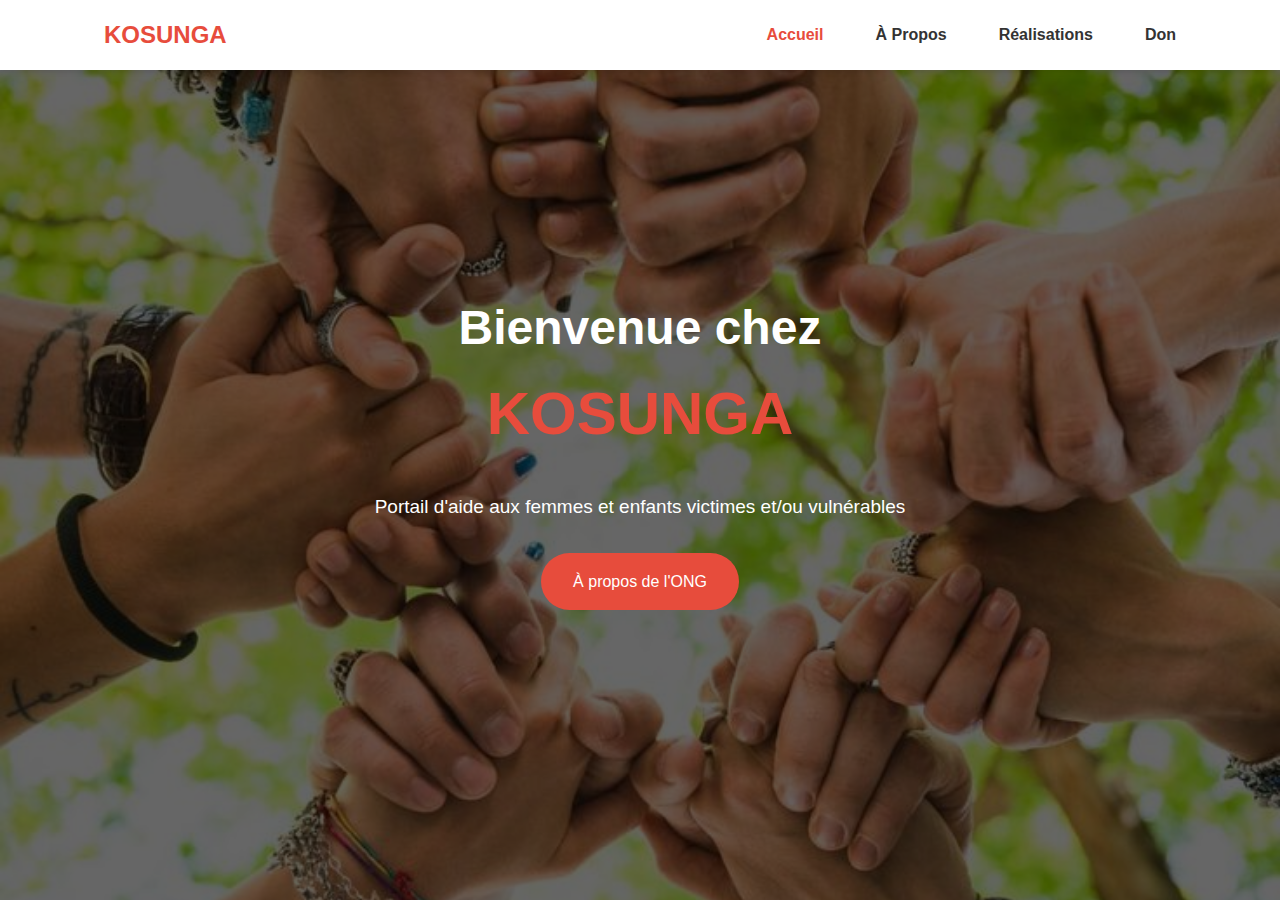
<file: index.html>
<!DOCTYPE html>
<html lang="fr">
<head>
    <meta charset="UTF-8">
    <meta name="viewport" content="width=device-width, initial-scale=1.0">
    <title>KOSUNGA - ONG de Protection des Femmes et Enfants</title>
    <link rel="stylesheet" href="styles.css">
    <link rel="stylesheet" href="https://cdnjs.cloudflare.com/ajax/libs/font-awesome/6.0.0/css/all.min.css">
</head>
<body>
    <header>
        <nav>
            <div class="logo">KOSUNGA</div>
            <ul class="menu-navigation">
                <li><a href="index.html">Accueil</a></li>
                <li><a href="apropos.html">À Propos</a></li>
                <li><a href="realisations.html">Réalisations</a></li>
                <li><a href="don.html">Don</a></li>
            </ul>
        </nav>
    </header>

    <section id="accueil" class="banniere">
        <div class="image-banniere">
            <img src="images/accueil.jpeg" alt="Bannière KOSUNGA - Protection des femmes et enfants">
        </div>
        <div class="contenu-banniere">
            <h1>Bienvenue chez <span>KOSUNGA</span></h1>
            <p>Portail d'aide aux femmes et enfants victimes et/ou vulnérables</p>
            <a href="apropos.html" class="bouton-action">À propos de l'ONG</a>
        </div>
    </section>



<!-- Bouton pour remonter en haut de la page -->
<button id="scroll-up" style="position:fixed;bottom:30px;right:30px;z-index:1001;padding:12px 18px;border-radius:50%;background:#e74c3c;color:#fff;border:none;box-shadow:0 2px 6px rgba(0,0,0,0.2);cursor:pointer;font-size:22px;display:none;">
    <i class="fas fa-arrow-up"></i>
</button>

<script>
    // Affiche le bouton lorsque l'utilisateur défile vers le bas
    window.addEventListener('scroll', function () {
        const scrollUp = document.getElementById('scroll-up');
        scrollUp.style.display = (window.scrollY > 200) ? 'block' : 'none';
    });

    // Remonter en haut avec effet smooth
    document.getElementById('scroll-up').onclick = function () {
        window.scrollTo({ top: 0, behavior: 'smooth' });
    };
</script>

<!-- Permettre  au lien actif de charger de couleur et de le garder -->
<script>
  document.addEventListener("DOMContentLoaded", function () {
    const links = document.querySelectorAll(".menu-navigation a");
    const currentURL = window.location.href;

    links.forEach(link => {
      if (link.href === currentURL || link.href === currentURL.split("#")[0]) {
        link.classList.add("active");
      }
    });
  });
</script>
<script>
function ouvrirOnglet(evt, idContenu) {
    // Désactive tous les onglets et contenus
    document.querySelectorAll(".onglet").forEach(o => o.classList.remove("actif"));
    document.querySelectorAll(".onglet-contenu").forEach(c => c.classList.remove("actif"));

    // Active le bon onglet
    if (evt) {
        evt.currentTarget.classList.add("actif");
    } else {
        const bouton = document.querySelector(`[onclick*="${idContenu}"]`);
        if (bouton) bouton.classList.add("actif");
    }

    // Affiche le contenu correspondant
    const contenu = document.getElementById(idContenu);
    if (contenu) contenu.classList.add("actif");
}

// Activation automatique selon l'ancre à l’ouverture de la page
window.addEventListener("DOMContentLoaded", () => {
    const hash = window.location.hash;
    if (hash === "#mission1") {
        ouvrirOnglet(null, "contenu1");
    } else if (hash === "#mission2") {
        ouvrirOnglet(null, "contenu2");
    } else if (hash === "#mission3") {
        ouvrirOnglet(null, "contenu3");
    }

    // Défilement fluide et activation au clic sur un lien vers #missionX
    document.querySelectorAll('a[href^="#mission"]').forEach(lien => {
        lien.addEventListener('click', function (e) {
            e.preventDefault();
            // Scroll vers le conteneur global des onglets (pas le bouton)
            const cible = document.querySelector('.onglets-container'); 

            if (cible) {
                window.scrollTo({
                    top: cible.offsetTop - 100,
                    behavior: "smooth"
                });
            }

            // Activation de l’onglet lié
            const href = this.getAttribute("href");
            if (href === "#mission1") {
                ouvrirOnglet(null, "contenu1");
            } else if (href === "#mission2") {
                ouvrirOnglet(null, "contenu2");
            } else if (href === "#mission3") {
                ouvrirOnglet(null, "contenu3");
            }
        });
    });
});
</script>

</body>
</html>
</file>
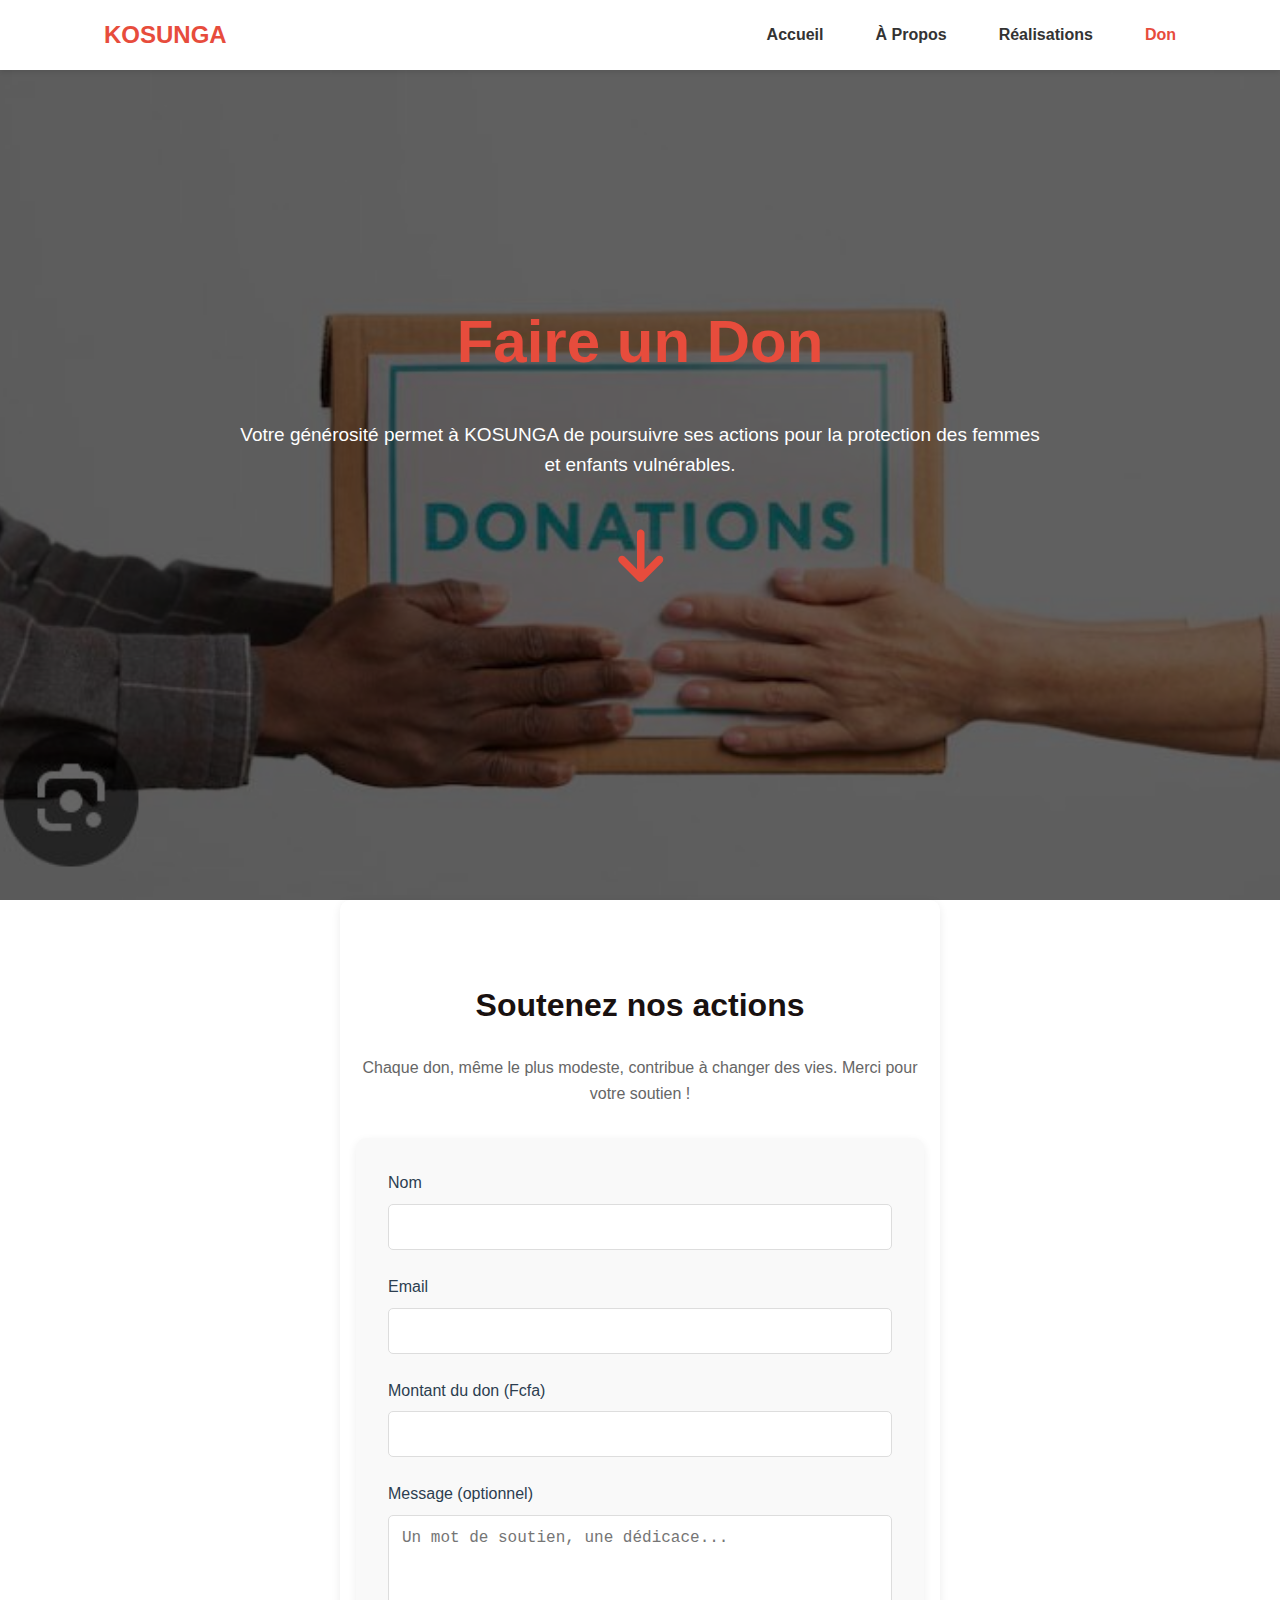
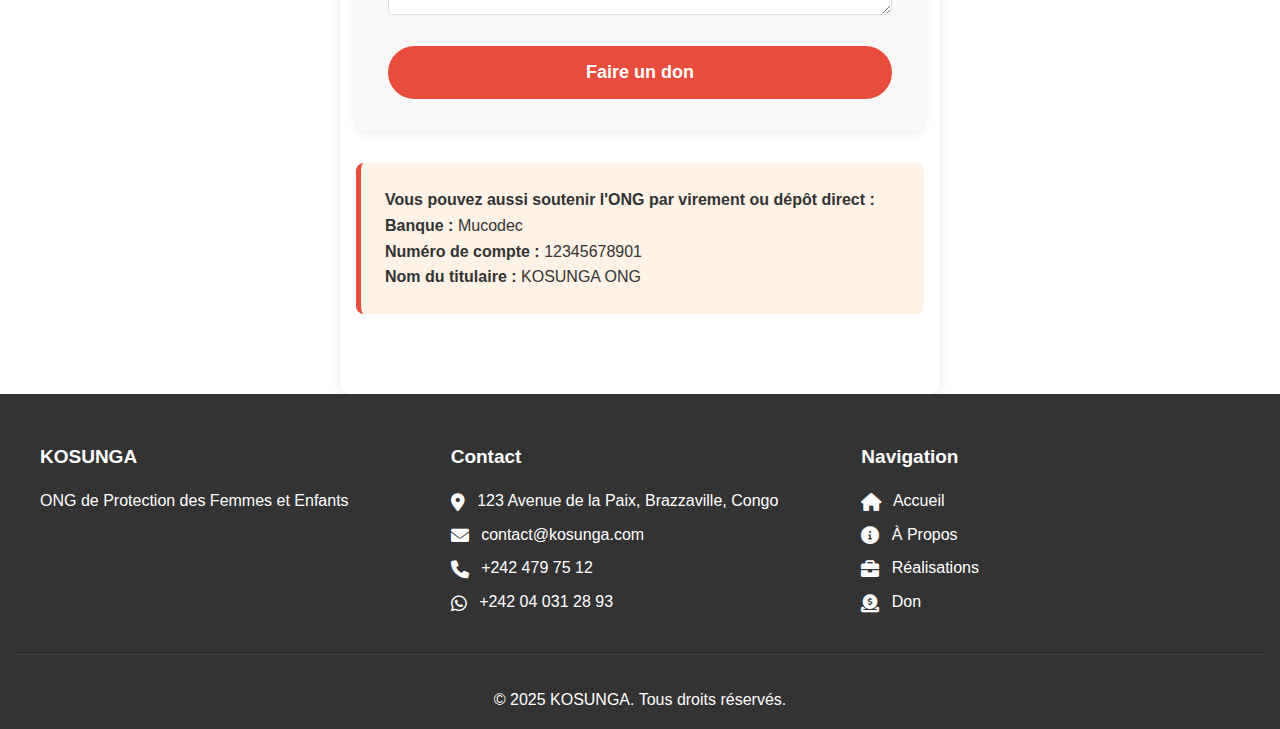
<file: don.html>
<!DOCTYPE html>
<html lang="fr">
<head>
    <meta charset="UTF-8">
    <meta name="viewport" content="width=device-width, initial-scale=1.0">
    <title>Faire un Don - KOSUNGA</title>
    <link rel="stylesheet" href="styles.css">
    <link rel="stylesheet" href="https://cdnjs.cloudflare.com/ajax/libs/font-awesome/6.0.0/css/all.min.css">
</head>
<body>
    <header>
        <nav>
            <div class="logo">KOSUNGA</div>
            <ul class="menu-navigation">
                <li><a href="index.html">Accueil</a></li>
                <li><a href="apropos.html">À Propos</a></li>
                <li><a href="realisations.html">Réalisations</a></li>
                <li><a href="don.html">Don</a></li>
            </ul>
        </nav>
    </header>
<!-- banniere-don-->
    <section class=" banniere">
        <div class="image-banniere">
            <img src="images/faire_dan.jpg" alt="Bannière Don - KOSUNGA">
        </div>
        <div class="contenu-banniere">
            <h1><span>Faire un Don</span></h1>
            <p>Votre générosité permet à KOSUNGA de poursuivre ses actions pour la protection des femmes et enfants vulnérables.</p>
                    <!-- Flèche animée vers le bas -->
        <a href="#don" class="scroll-down">
            <i class="fas fa-arrow-down"></i>
        </a>
        </div>
    </section>

    <section class="don-section" id="don">
        <h2>Soutenez nos actions</h2>
        <p class="intro-don">Chaque don, même le plus modeste, contribue à changer des vies. Merci pour votre soutien !</p>
        <form class="formulaire-don">
            <div class="groupe-formulaire">
                <label for="nom">Nom</label>
                <input type="text" id="nom" name="nom" required>
            </div>
            <div class="groupe-formulaire">
                <label for="email">Email</label>
                <input type="email" id="email" name="email" required>
            </div>
            <div class="groupe-formulaire">
                <label for="montant">Montant du don (Fcfa)</label>
                <input type="number" id="montant" name="montant" min="1" required>
            </div>
            <div class="groupe-formulaire">
                <label for="message">Message (optionnel)</label>
                <textarea id="message" name="message" placeholder="Un mot de soutien, une dédicace..."></textarea>
            </div>
            <button type="submit" class="bouton-don">Faire un don</button>
        </form>
        <div class="info-don">
            <p><strong>Vous pouvez aussi soutenir l'ONG par virement ou dépôt direct :</strong></p>
            <p>
                <strong>Banque :</strong> Mucodec<br>
                <strong>Numéro de compte :</strong> 12345678901<br>
                <strong>Nom du titulaire :</strong> KOSUNGA ONG
            </p>
        </div>
    </section>

<footer>
    <div class="contenu-pied">
        <div class="section-pied">
            <h4>KOSUNGA</h4>
            <p>ONG de Protection des Femmes et Enfants</p>
        </div>

        <div class="section-pied">
            <h4>Contact</h4>
              <p>
                <i class="fas fa-map-marker-alt"></i>
                <a href="https://www.google.com/maps/search/?api=1&query=123+Avenue+de+la+Paix,+Brazzaville,+Congo" target="_blank">
                  123 Avenue de la Paix, Brazzaville, Congo
                </a>
              </p>

              <p>
                <i class="fas fa-envelope"></i>
                <a href="mailto:contact@kosunga.com">contact@kosunga.com</a>
              </p>

              <p>
                <i class="fas fa-phone"></i>
                <a href="tel:+2424797512">+242 479 75 12</a>
              </p>

              <p>
                <i class="fab fa-whatsapp"></i>
                <a href="https://wa.me/242040312893" target="_blank">+242 04 031 28 93</a>
              </p>

        </div>

        <div class="section-pied">
            <h4>Navigation</h4>
              <ul class="footer-navigation">
                  <li><a href="index.html"><i class="fas fa-home"></i> Accueil</a></li>
                  <li><a href="apropos.html"><i class="fas fa-info-circle"></i> À Propos</a></li>
                  <li><a href="realisations.html"><i class="fas fa-briefcase"></i> Réalisations</a></li>
                  <li><a href="don.html"><i class="fas fa-donate"></i> Don</a></li>
              </ul>
        </div>
    </div>

    <div class="bas-pied">
        <p>&copy; 2025 KOSUNGA. Tous droits réservés.</p>
    </div>
</footer>


<!-- Bouton pour remonter en haut de la page -->
<button id="scroll-up" style="position:fixed;bottom:30px;right:30px;z-index:1001;padding:12px 18px;border-radius:50%;background:#e74c3c;color:#fff;border:none;box-shadow:0 2px 6px rgba(0,0,0,0.2);cursor:pointer;font-size:22px;display:none;">
    <i class="fas fa-arrow-up"></i>
</button>

<script>
    // Affiche le bouton lorsque l'utilisateur défile vers le bas
    window.addEventListener('scroll', function () {
        const scrollUp = document.getElementById('scroll-up');
        scrollUp.style.display = (window.scrollY > 200) ? 'block' : 'none';
    });

    // Remonter en haut avec effet smooth
    document.getElementById('scroll-up').onclick = function () {
        window.scrollTo({ top: 0, behavior: 'smooth' });
    };
</script>

<!-- Permettre  au lien actif de charger de couleur et de le garder -->
<script>
  document.addEventListener("DOMContentLoaded", function () {
    const links = document.querySelectorAll(".menu-navigation a");
    const currentURL = window.location.href;

    links.forEach(link => {
      if (link.href === currentURL || link.href === currentURL.split("#")[0]) {
        link.classList.add("active");
      }
    });
  });
</script>
<script>
function ouvrirOnglet(evt, idContenu) {
    // Désactive tous les onglets et contenus
    document.querySelectorAll(".onglet").forEach(o => o.classList.remove("actif"));
    document.querySelectorAll(".onglet-contenu").forEach(c => c.classList.remove("actif"));

    // Active le bon onglet
    if (evt) {
        evt.currentTarget.classList.add("actif");
    } else {
        const bouton = document.querySelector(`[onclick*="${idContenu}"]`);
        if (bouton) bouton.classList.add("actif");
    }

    // Affiche le contenu correspondant
    const contenu = document.getElementById(idContenu);
    if (contenu) contenu.classList.add("actif");
}

// Activation automatique selon l'ancre à l’ouverture de la page
window.addEventListener("DOMContentLoaded", () => {
    const hash = window.location.hash;
    if (hash === "#mission1") {
        ouvrirOnglet(null, "contenu1");
    } else if (hash === "#mission2") {
        ouvrirOnglet(null, "contenu2");
    } else if (hash === "#mission3") {
        ouvrirOnglet(null, "contenu3");
    }

    // Défilement fluide et activation au clic sur un lien vers #missionX
    document.querySelectorAll('a[href^="#mission"]').forEach(lien => {
        lien.addEventListener('click', function (e) {
            e.preventDefault();
            // Scroll vers le conteneur global des onglets (pas le bouton)
            const cible = document.querySelector('.onglets-container'); 

            if (cible) {
                window.scrollTo({
                    top: cible.offsetTop - 100,
                    behavior: "smooth"
                });
            }

            // Activation de l’onglet lié
            const href = this.getAttribute("href");
            if (href === "#mission1") {
                ouvrirOnglet(null, "contenu1");
            } else if (href === "#mission2") {
                ouvrirOnglet(null, "contenu2");
            } else if (href === "#mission3") {
                ouvrirOnglet(null, "contenu3");
            }
        });
    });
});
</script>
<script>
  document.querySelectorAll('a[href^="#"]').forEach(anchor => {
    anchor.addEventListener("click", function (e) {
      e.preventDefault();
      const target = document.querySelector(this.getAttribute("href"));
      if (target) {
        window.scrollTo({
          top: target.offsetTop,
          behavior: "smooth"
        });
      }
    });
  });
</script>

</body>
</html>
</file>
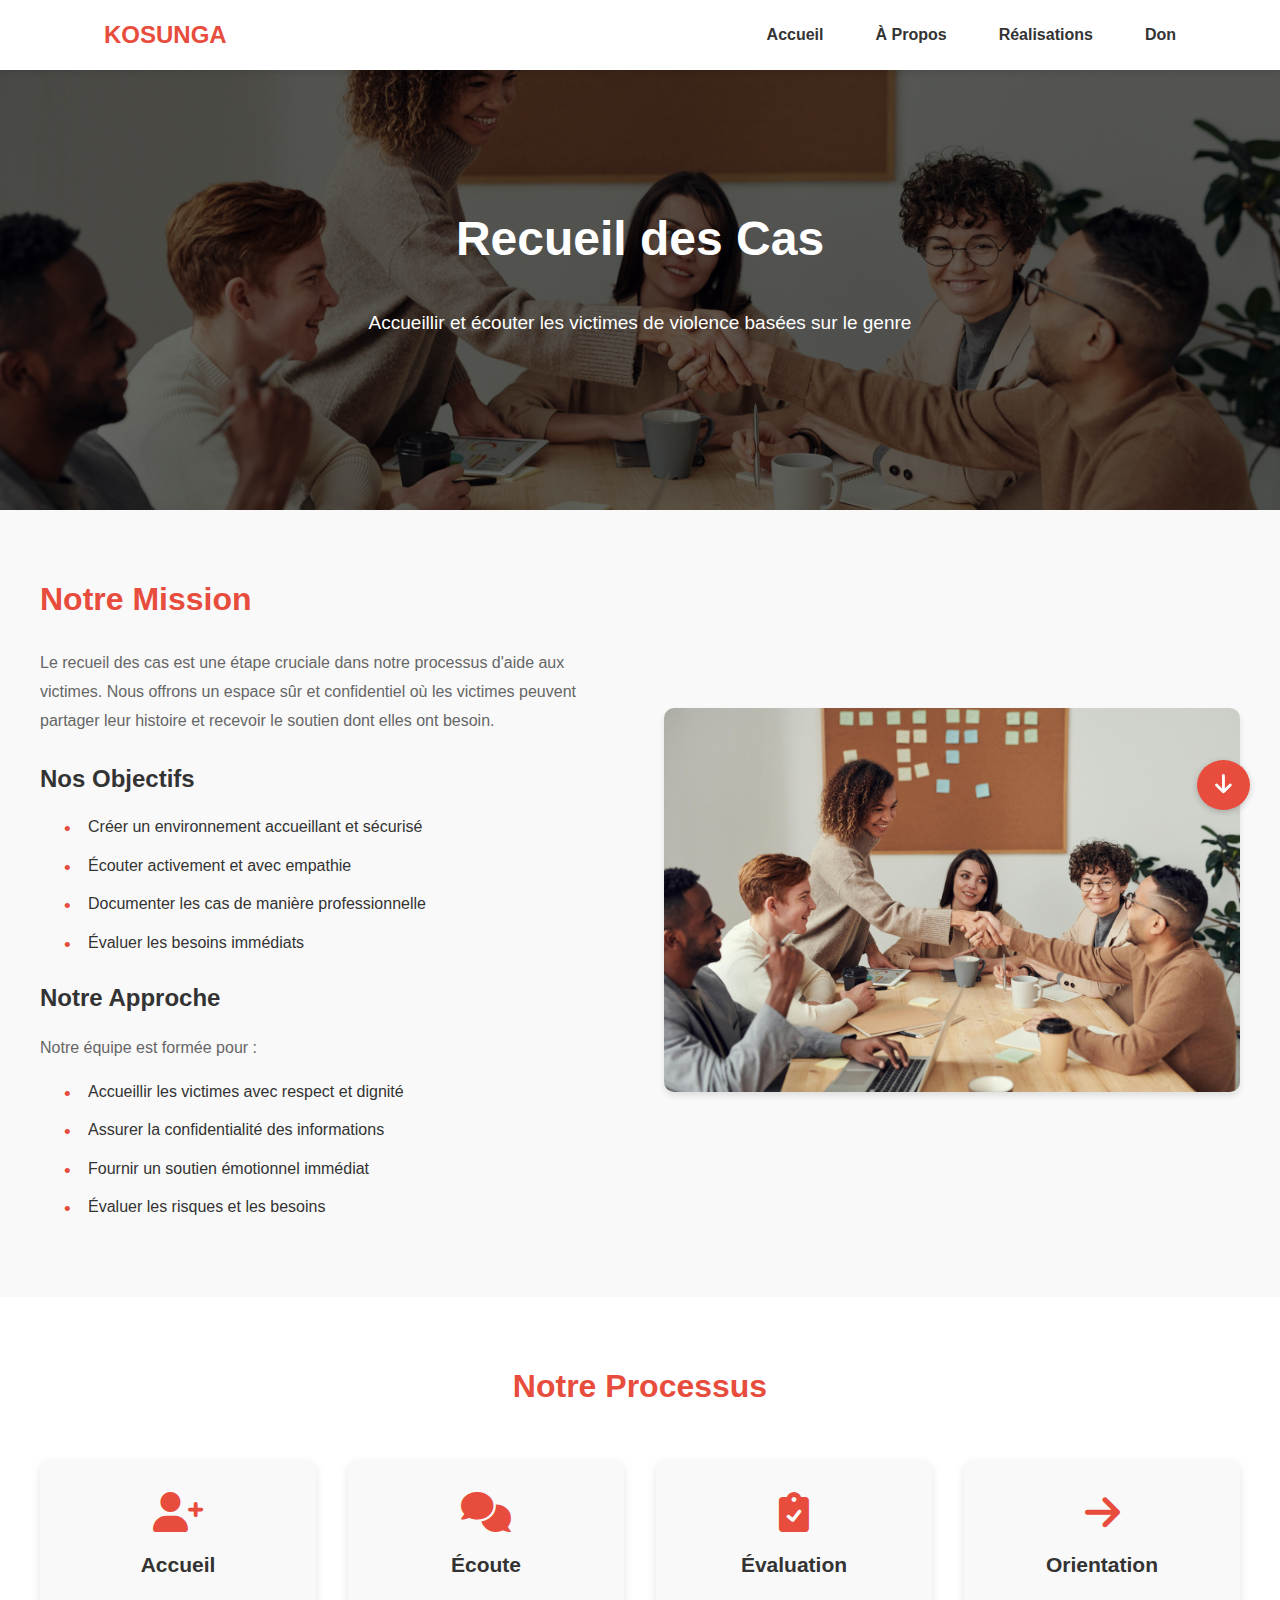
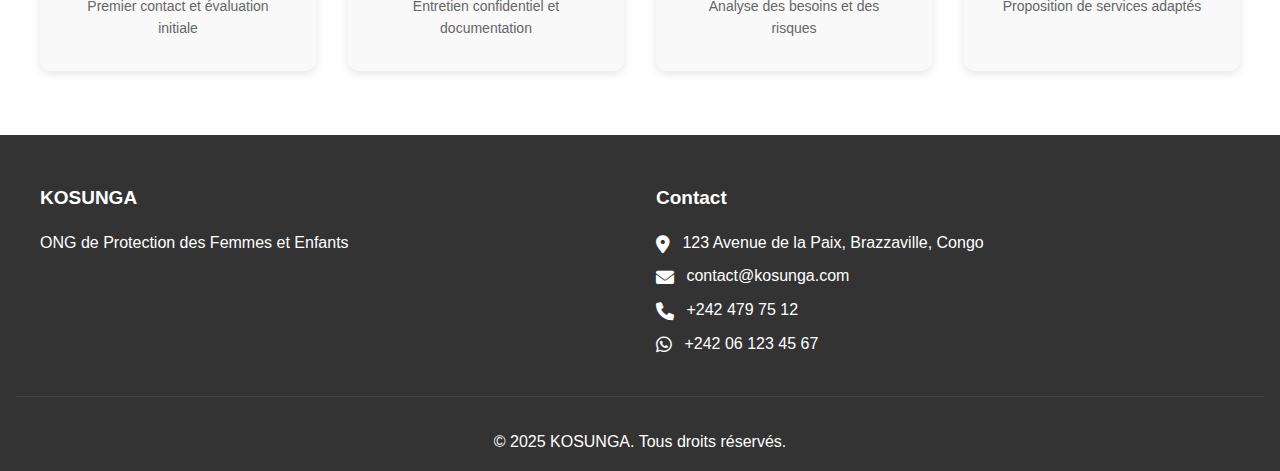
<file: mission1.html>
<!DOCTYPE html>
<html lang="fr">
<head>
    <meta charset="UTF-8">
    <meta name="viewport" content="width=device-width, initial-scale=1.0">
    <title>Recueil des Cas - KOSUNGA</title>
    <link rel="stylesheet" href="styles.css">
    <link rel="stylesheet" href="https://cdnjs.cloudflare.com/ajax/libs/font-awesome/6.0.0/css/all.min.css">
</head>
<body>
    <header>
        <nav>
            <div class="logo">KOSUNGA</div>
            <ul class="menu-navigation">
                <li><a href="index.html">Accueil</a></li>
                <li><a href="apropos.html">À Propos</a></li>
                <li><a href="realisations.html">Réalisations</a></li>
                <li><a href="don.html">Don</a></li>
            </ul>
        </nav>
    </header>

    <section class="banniere-mission">
        <div class="image-banniere">
            <img src="images/recueil-cas-hero.jpg" alt="Recueil des cas de violence - KOSUNGA">
        </div>
        <div class="contenu-banniere">
            <h1>Recueil des Cas</h1>
            <p>Accueillir et écouter les victimes de violence basées sur le genre</p>
        </div>
    </section>

    <section class="contenu-mission">
        <div class="conteneur-mission">
            <div class="section-texte">
                <h2>Notre Mission</h2>
                <p>Le recueil des cas est une étape cruciale dans notre processus d'aide aux victimes. Nous offrons un espace sûr et confidentiel où les victimes peuvent partager leur histoire et recevoir le soutien dont elles ont besoin.</p>
                
                <h3>Nos Objectifs</h3>
                <ul>
                    <li>Créer un environnement accueillant et sécurisé</li>
                    <li>Écouter activement et avec empathie</li>
                    <li>Documenter les cas de manière professionnelle</li>
                    <li>Évaluer les besoins immédiats</li>
                </ul>

                <h3>Notre Approche</h3>
                <p>Notre équipe est formée pour :</p>
                <ul>
                    <li>Accueillir les victimes avec respect et dignité</li>
                    <li>Assurer la confidentialité des informations</li>
                    <li>Fournir un soutien émotionnel immédiat</li>
                    <li>Évaluer les risques et les besoins</li>
                </ul>
            </div>
            
            <div class="section-image">
                <img src="images/recueil-cas-hero.jpg" alt="Recueil des cas">
            </div>
        </div>
    </section>

    <section class="processus">
        <h2>Notre Processus</h2>
        <div class="etapes">
            <div class="etape">
                <i class="fas fa-user-plus"></i>
                <h3>Accueil</h3>
                <p>Premier contact et évaluation initiale</p>
            </div>
            <div class="etape">
                <i class="fas fa-comments"></i>
                <h3>Écoute</h3>
                <p>Entretien confidentiel et documentation</p>
            </div>
            <div class="etape">
                <i class="fas fa-clipboard-check"></i>
                <h3>Évaluation</h3>
                <p>Analyse des besoins et des risques</p>
            </div>
            <div class="etape">
                <i class="fas fa-arrow-right"></i>
                <h3>Orientation</h3>
                <p>Proposition de services adaptés</p>
            </div>
        </div>
    </section>

    <footer>
        <div class="contenu-pied">
            <div class="section-pied">
                <h4>KOSUNGA</h4>
                <p>ONG de Protection des Femmes et Enfants</p>
            </div>
            <div class="section-pied">
                <h4>Contact</h4>
                <p><i class="fas fa-map-marker-alt"></i> 123 Avenue de la Paix, Brazzaville, Congo</p>
                <p><i class="fas fa-envelope"></i> contact@kosunga.com</p>
                <p><i class="fas fa-phone"></i> +242 479 75 12</p>
                <p><i class="fab fa-whatsapp"></i> +242 06 123 45 67</p>
            </div>
        </div>
        <div class="bas-pied">
            <p>&copy; 2025 KOSUNGA. Tous droits réservés.</p>
        </div>
    </footer>

    <!-- Bouton pour descendre vers la section principale -->
    <button id="scroll-down" style="position:fixed;bottom:90px;right:30px;z-index:1001;padding:12px 18px;border-radius:50%;background:#e74c3c;color:#fff;border:none;box-shadow:0 2px 6px rgba(0,0,0,0.2);cursor:pointer;font-size:22px;">
        <i class="fas fa-arrow-down"></i>
    </button>
    <!-- Bouton pour remonter en haut de la page -->
    <button id="scroll-up" style="position:fixed;bottom:30px;right:30px;z-index:1001;padding:12px 18px;border-radius:50%;background:#2c3e50;color:#fff;border:none;box-shadow:0 2px 6px rgba(0,0,0,0.2);cursor:pointer;font-size:22px;display:none;">
        <i class="fas fa-arrow-up"></i>
    </button>
    <script>
        // Scroll vers la section principale (premier <section> après le header)
        document.getElementById('scroll-down').onclick = function() {
            var firstSection = document.querySelector('section');
            if(firstSection) firstSection.scrollIntoView({behavior: 'smooth'});
        };
        // Afficher/Masquer le bouton scroll-up
        window.addEventListener('scroll', function() {
            document.getElementById('scroll-up').style.display = (window.scrollY > 200) ? 'block' : 'none';
        });
        // Scroll vers le haut
        document.getElementById('scroll-up').onclick = function() {
            window.scrollTo({top: 0, behavior: 'smooth'});
        };
    </script>
</body>
</html>
</file>
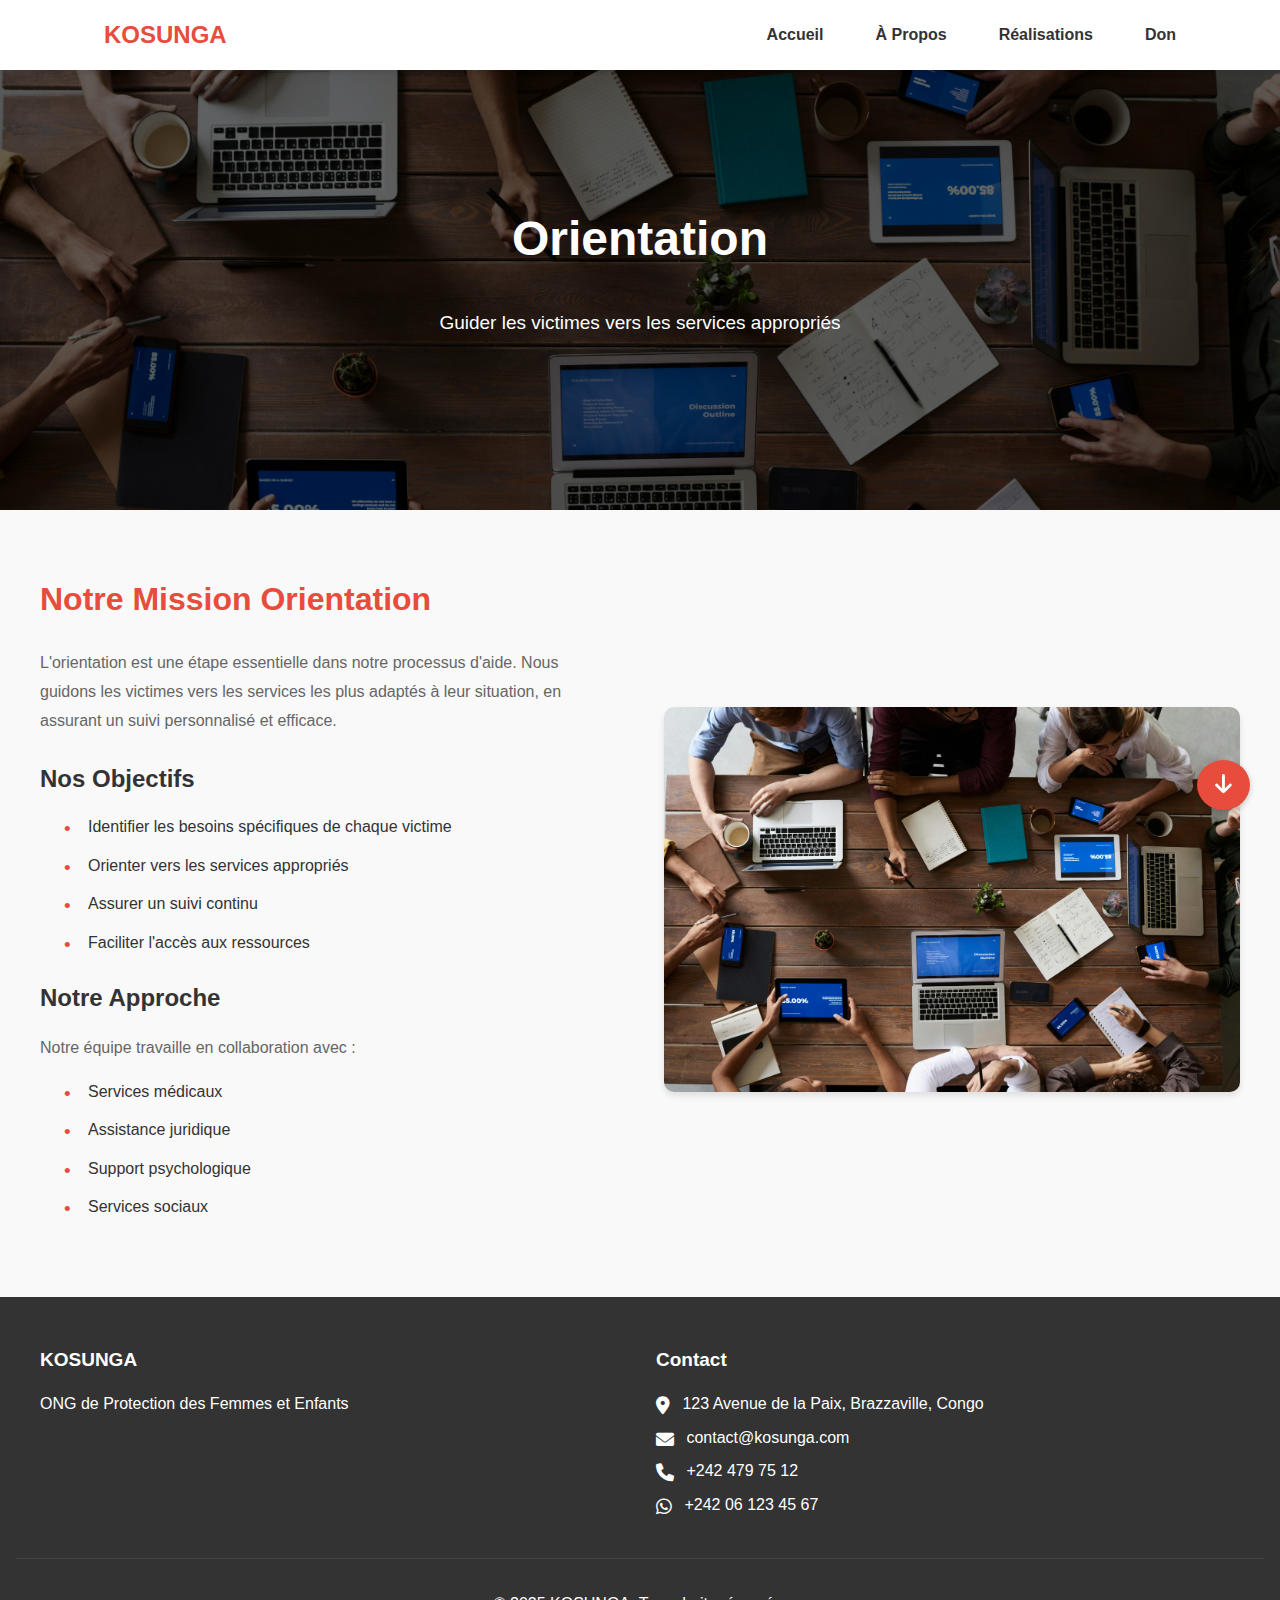
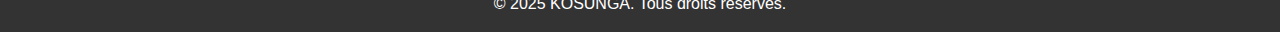
<file: mission2.html>
<!DOCTYPE html>
<html lang="fr">
<head>
    <meta charset="UTF-8">
    <meta name="viewport" content="width=device-width, initial-scale=1.0">
    <title>Orientation - KOSUNGA</title>
    <link rel="stylesheet" href="styles.css">
    <link rel="stylesheet" href="https://cdnjs.cloudflare.com/ajax/libs/font-awesome/6.0.0/css/all.min.css">
</head>
<body>
    <header>
        <nav>
            <div class="logo">KOSUNGA</div>
            <ul class="menu-navigation">
                <li><a href="index.html">Accueil</a></li>
                <li><a href="apropos.html">À Propos</a></li>
                <li><a href="realisations.html">Réalisations</a></li>
                <li><a href="don.html">Don</a></li>
            </ul>
        </nav>
    </header>

    <section class="banniere-mission">
        <div class="image-banniere">
            <img src="images/orientation-hero.jpg" alt="Orientation des victimes - KOSUNGA">
        </div>
        <div class="contenu-banniere">
            <h1>Orientation</h1>
            <p>Guider les victimes vers les services appropriés</p>
        </div>
    </section>

    <section class="contenu-mission">
        <div class="conteneur-mission">
            <div class="section-texte">
                <h2>Notre Mission Orientation</h2>
                <p>L'orientation est une étape essentielle dans notre processus d'aide. Nous guidons les victimes vers les services les plus adaptés à leur situation, en assurant un suivi personnalisé et efficace.</p>
                <h3>Nos Objectifs</h3>
                <ul>
                    <li>Identifier les besoins spécifiques de chaque victime</li>
                    <li>Orienter vers les services appropriés</li>
                    <li>Assurer un suivi continu</li>
                    <li>Faciliter l'accès aux ressources</li>
                </ul>
                <h3>Notre Approche</h3>
                <p>Notre équipe travaille en collaboration avec :</p>
                <ul>
                    <li>Services médicaux</li>
                    <li>Assistance juridique</li>
                    <li>Support psychologique</li>
                    <li>Services sociaux</li>
                </ul>
            </div>
            <div class="section-image">
                <img src="images/orientation-hero.jpg" alt="Orientation">
            </div>
        </div>
    </section>

    <footer>
        <div class="contenu-pied">
            <div class="section-pied">
                <h4>KOSUNGA</h4>
                <p>ONG de Protection des Femmes et Enfants</p>
            </div>
            <div class="section-pied">
                <h4>Contact</h4>
                <p><i class="fas fa-map-marker-alt"></i> 123 Avenue de la Paix, Brazzaville, Congo</p>
                <p><i class="fas fa-envelope"></i> contact@kosunga.com</p>
                <p><i class="fas fa-phone"></i> +242 479 75 12</p>
                <p><i class="fab fa-whatsapp"></i> +242 06 123 45 67</p>
            </div>
        </div>
        <div class="bas-pied">
            <p>&copy; 2025 KOSUNGA. Tous droits réservés.</p>
        </div>
    </footer>

    <!-- Bouton pour descendre vers la section principale -->
    <button id="scroll-down" style="position:fixed;bottom:90px;right:30px;z-index:1001;padding:12px 18px;border-radius:50%;background:#e74c3c;color:#fff;border:none;box-shadow:0 2px 6px rgba(0,0,0,0.2);cursor:pointer;font-size:22px;">
        <i class="fas fa-arrow-down"></i>
    </button>
    <!-- Bouton pour remonter en haut de la page -->
    <button id="scroll-up" style="position:fixed;bottom:30px;right:30px;z-index:1001;padding:12px 18px;border-radius:50%;background:#2c3e50;color:#fff;border:none;box-shadow:0 2px 6px rgba(0,0,0,0.2);cursor:pointer;font-size:22px;display:none;">
        <i class="fas fa-arrow-up"></i>
    </button>
    <script>
        // Scroll vers la section principale (premier <section> après le header)
        document.getElementById('scroll-down').onclick = function() {
            var firstSection = document.querySelector('section');
            if(firstSection) firstSection.scrollIntoView({behavior: 'smooth'});
        };
        // Afficher/Masquer le bouton scroll-up
        window.addEventListener('scroll', function() {
            document.getElementById('scroll-up').style.display = (window.scrollY > 200) ? 'block' : 'none';
        });
        // Scroll vers le haut
        document.getElementById('scroll-up').onclick = function() {
            window.scrollTo({top: 0, behavior: 'smooth'});
        };
    </script>
</body>
</html>
</file>
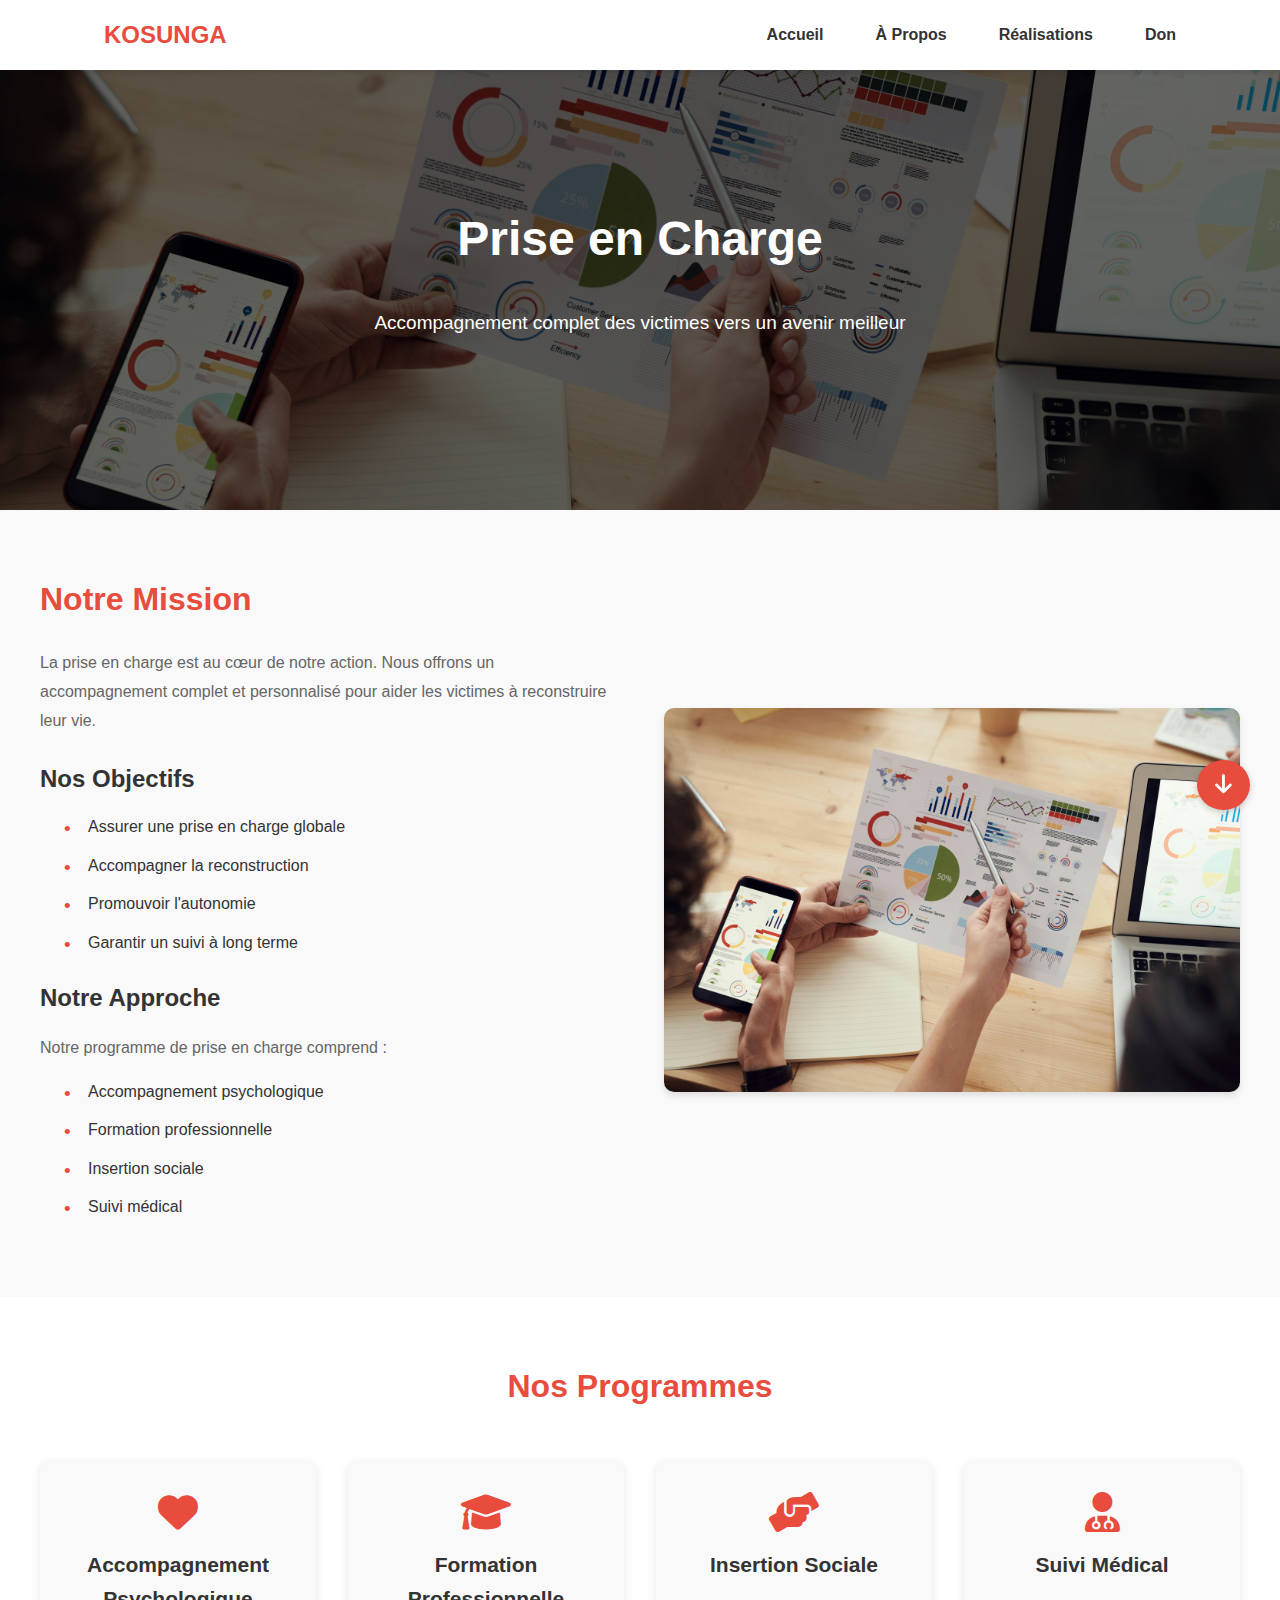
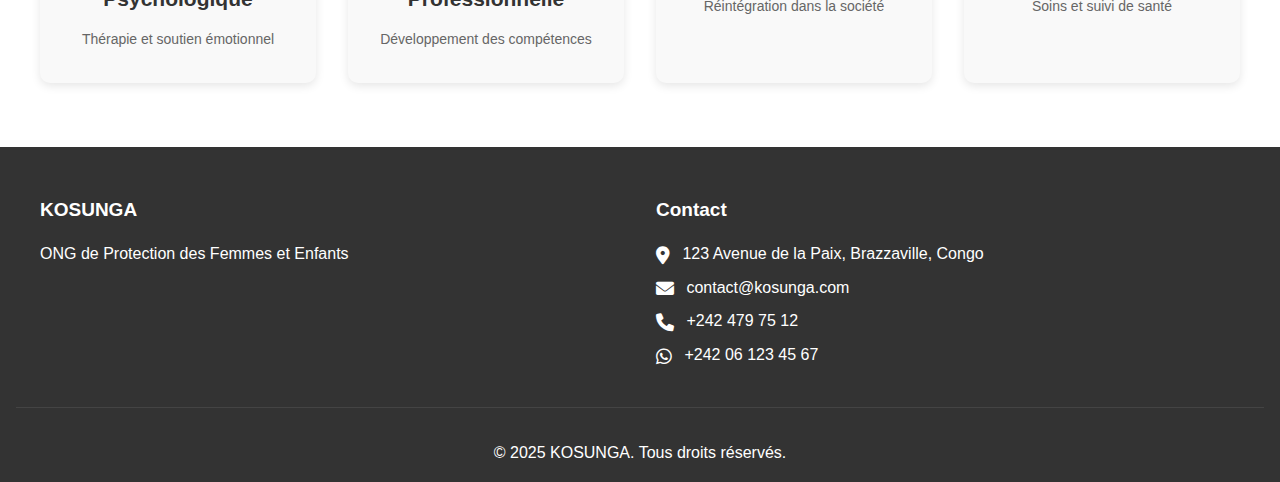
<file: mission3.html>
<!DOCTYPE html>
<html lang="fr">
<head>
    <meta charset="UTF-8">
    <meta name="viewport" content="width=device-width, initial-scale=1.0">
    <title>Prise en Charge - KOSUNGA</title>
    <link rel="stylesheet" href="styles.css">
    <link rel="stylesheet" href="https://cdnjs.cloudflare.com/ajax/libs/font-awesome/6.0.0/css/all.min.css">
    <style>
        .mission-content {
            padding: 120px 2rem 5rem;
            max-width: 1200px;
            margin: 0 auto;
        }

        .mission-header {
            text-align: center;
            margin-bottom: 3rem;
        }

        .mission-header h1 {
            color: var(--primary-color);
            font-size: 2.5rem;
            margin-bottom: 1rem;
        }

        .mission-image-container {
            text-align: center;
            margin-bottom: 3rem;
        }

        .mission-hero-image {
            width: 100%;
            max-width: 800px;
            height: auto;
            border-radius: 10px;
            box-shadow: 0 4px 6px rgba(0, 0, 0, 0.1);
        }

        .programs-section {
            margin-bottom: 3rem;
        }

        .programs-grid {
            display: grid;
            grid-template-columns: repeat(auto-fit, minmax(300px, 1fr));
            gap: 2rem;
            margin-bottom: 3rem;
        }

        .program-card {
            background: white;
            padding: 2rem;
            border-radius: 10px;
            box-shadow: 0 4px 6px rgba(0, 0, 0, 0.1);
        }

        .program-card i {
            font-size: 3rem;
            color: var(--accent-color);
            margin-bottom: 1rem;
        }

        .program-card h3 {
            color: var(--primary-color);
            margin-bottom: 1rem;
        }

        .program-card ul {
            list-style: none;
            padding: 0;
        }

        .program-card ul li {
            margin-bottom: 0.5rem;
            padding-left: 1.5rem;
            position: relative;
        }

        .program-card ul li:before {
            content: "•";
            color: var(--accent-color);
            position: absolute;
            left: 0;
        }

        .prise-en-charge-form {
            background: white;
            padding: 2rem;
            border-radius: 10px;
            box-shadow: 0 4px 6px rgba(0, 0, 0, 0.1);
        }

        .form-group {
            margin-bottom: 1.5rem;
        }

        .form-group label {
            display: block;
            margin-bottom: 0.5rem;
            color: var(--primary-color);
            font-weight: 500;
        }

        .form-group input,
        .form-group select,
        .form-group textarea {
            width: 100%;
            padding: 0.8rem;
            border: 1px solid #ddd;
            border-radius: 5px;
            font-size: 1rem;
        }

        .form-group textarea {
            height: 150px;
            resize: vertical;
        }

        .submit-btn {
            background-color: var(--secondary-color);
            color: white;
            padding: 1rem 2rem;
            border: none;
            border-radius: 5px;
            cursor: pointer;
            font-size: 1rem;
            transition: background-color 0.3s ease;
        }

        .submit-btn:hover {
            background-color: #c0392b;
        }
    </style>
</head>
<body>
    <header>
        <nav>
            <div class="logo">KOSUNGA</div>
            <ul class="menu-navigation">
                <li><a href="index.html">Accueil</a></li>
                <li><a href="apropos.html">À Propos</a></li>
                <li><a href="realisations.html">Réalisations</a></li>
                <li><a href="don.html">Don</a></li>
            </ul>
        </nav>
    </header>

    <section class="banniere-mission">
        <div class="image-banniere">
            <img src="images/prise-en-charge-hero.jpg" alt="Prise en charge des victimes - KOSUNGA">
        </div>
        <div class="contenu-banniere">
            <h1>Prise en Charge</h1>
            <p>Accompagnement complet des victimes vers un avenir meilleur</p>
        </div>
    </section>

    <section class="contenu-mission">
        <div class="conteneur-mission">
            <div class="section-texte">
                <h2>Notre Mission</h2>
                <p>La prise en charge est au cœur de notre action. Nous offrons un accompagnement complet et personnalisé pour aider les victimes à reconstruire leur vie.</p>
                
                <h3>Nos Objectifs</h3>
                <ul>
                    <li>Assurer une prise en charge globale</li>
                    <li>Accompagner la reconstruction</li>
                    <li>Promouvoir l'autonomie</li>
                    <li>Garantir un suivi à long terme</li>
                </ul>

                <h3>Notre Approche</h3>
                <p>Notre programme de prise en charge comprend :</p>
                <ul>
                    <li>Accompagnement psychologique</li>
                    <li>Formation professionnelle</li>
                    <li>Insertion sociale</li>
                    <li>Suivi médical</li>
                </ul>
            </div>
            
            <div class="section-image">
                <img src="images/prise-en-charge-hero.jpg" alt="Prise en charge">
            </div>
        </div>
    </section>

    <section class="programmes">
        <h2>Nos Programmes</h2>
        <div class="grille-programmes">
            <div class="carte-programme">
                <i class="fas fa-heart"></i>
                <h3>Accompagnement Psychologique</h3>
                <p>Thérapie et soutien émotionnel</p>
            </div>
            <div class="carte-programme">
                <i class="fas fa-graduation-cap"></i>
                <h3>Formation Professionnelle</h3>
                <p>Développement des compétences</p>
            </div>
            <div class="carte-programme">
                <i class="fas fa-hands-helping"></i>
                <h3>Insertion Sociale</h3>
                <p>Réintégration dans la société</p>
            </div>
            <div class="carte-programme">
                <i class="fas fa-user-md"></i>
                <h3>Suivi Médical</h3>
                <p>Soins et suivi de santé</p>
            </div>
        </div>
    </section>

    <footer>
        <div class="contenu-pied">
            <div class="section-pied">
                <h4>KOSUNGA</h4>
                <p>ONG de Protection des Femmes et Enfants</p>
            </div>
            <div class="section-pied">
                <h4>Contact</h4>
                <p><i class="fas fa-map-marker-alt"></i> 123 Avenue de la Paix, Brazzaville, Congo</p>
                <p><i class="fas fa-envelope"></i> contact@kosunga.com</p>
                <p><i class="fas fa-phone"></i> +242 479 75 12</p>
                <p><i class="fab fa-whatsapp"></i> +242 06 123 45 67</p>
            </div>
        </div>
        <div class="bas-pied">
            <p>&copy; 2025 KOSUNGA. Tous droits réservés.</p>
        </div>
    </footer>

    <!-- Bouton pour descendre vers la section principale -->
    <button id="scroll-down" style="position:fixed;bottom:90px;right:30px;z-index:1001;padding:12px 18px;border-radius:50%;background:#e74c3c;color:#fff;border:none;box-shadow:0 2px 6px rgba(0,0,0,0.2);cursor:pointer;font-size:22px;">
        <i class="fas fa-arrow-down"></i>
    </button>
    <!-- Bouton pour remonter en haut de la page -->
    <button id="scroll-up" style="position:fixed;bottom:30px;right:30px;z-index:1001;padding:12px 18px;border-radius:50%;background:#2c3e50;color:#fff;border:none;box-shadow:0 2px 6px rgba(0,0,0,0.2);cursor:pointer;font-size:22px;display:none;">
        <i class="fas fa-arrow-up"></i>
    </button>
    <script>
        // Scroll vers la section principale (premier <section> après le header)
        document.getElementById('scroll-down').onclick = function() {
            var firstSection = document.querySelector('section');
            if(firstSection) firstSection.scrollIntoView({behavior: 'smooth'});
        };
        // Afficher/Masquer le bouton scroll-up
        window.addEventListener('scroll', function() {
            document.getElementById('scroll-up').style.display = (window.scrollY > 200) ? 'block' : 'none';
        });
        // Scroll vers le haut
        document.getElementById('scroll-up').onclick = function() {
            window.scrollTo({top: 0, behavior: 'smooth'});
        };
    </script>
</body>
</html>
</file>
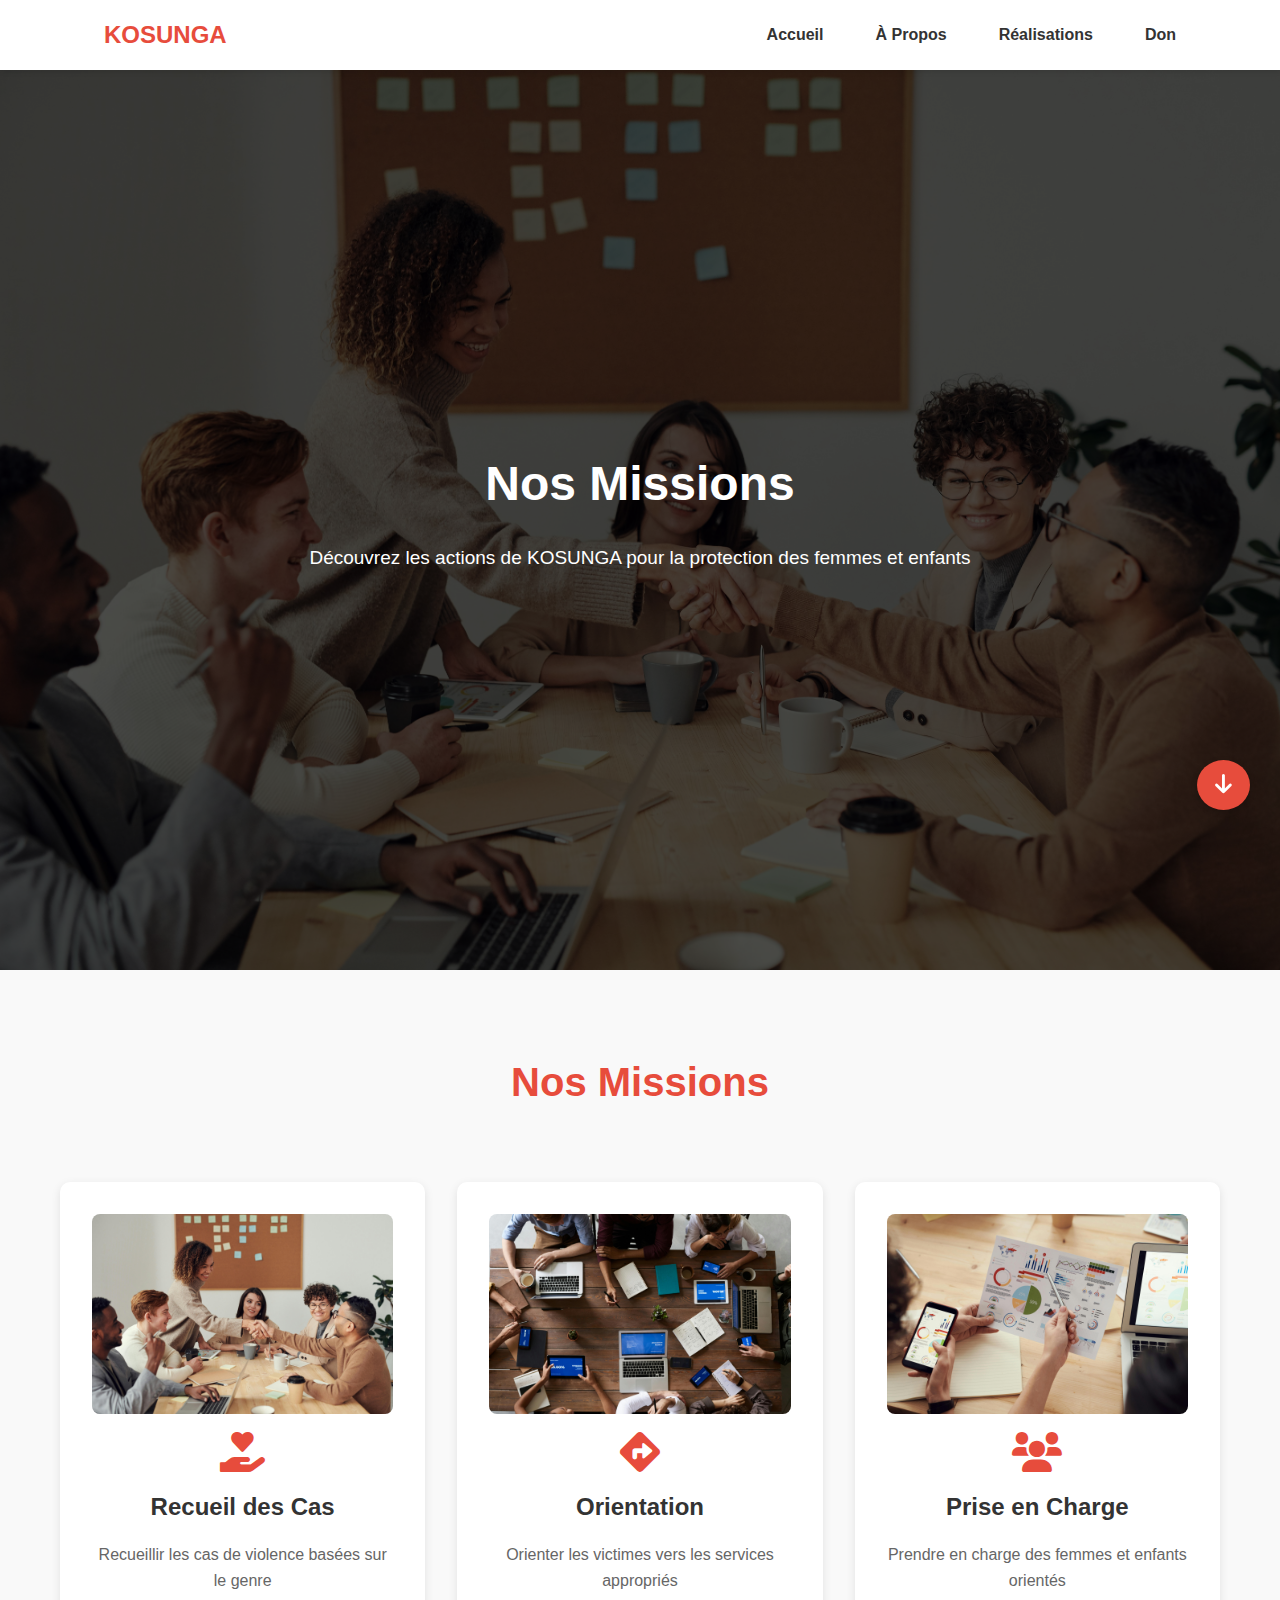
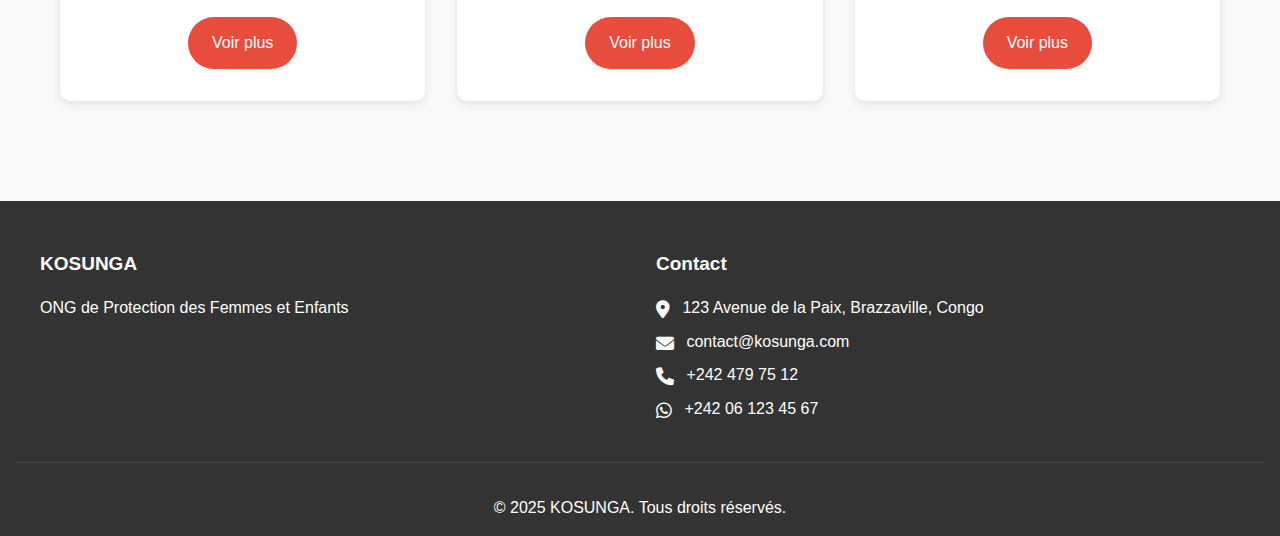
<file: nosmissions.html>
<!DOCTYPE html>
<html lang="fr">
<head>
    <meta charset="UTF-8">
    <meta name="viewport" content="width=device-width, initial-scale=1.0">
    <title>Nos Missions - KOSUNGA</title>
    <link rel="stylesheet" href="styles.css">
    <link rel="stylesheet" href="https://cdnjs.cloudflare.com/ajax/libs/font-awesome/6.0.0/css/all.min.css">
</head>
<body>
    <header>
        <nav>
            <div class="logo">KOSUNGA</div>
            <ul class="menu-navigation">
                <li><a href="index.html">Accueil</a></li>
                <li><a href="apropos.html">À Propos</a></li>
                <li><a href="realisations.html">Réalisations</a></li>
                <li><a href="don.html">Don</a></li>
            </ul>
        </nav>
    </header>

    <section class="banniere-nomission">
        <div class="image-banniere">
            <img src="images/recueil-cas-hero.jpg" alt="Bannière Nos Missions - KOSUNGA">
        </div>
        <div class="contenu-banniere">
            <h1>Nos Missions</h1>
            <p>Découvrez les actions de KOSUNGA pour la protection des femmes et enfants</p>
        </div>
    </section>

    <section class="missions">
        <h2>Nos Missions</h2>
        <div class="grille-missions">
            <div class="carte-mission">
                <img src="images/recueil-cas.jpg" alt="Recueil des cas" class="image-mission">
                <i class="fas fa-hand-holding-heart"></i>
                <h3>Recueil des Cas</h3>
                <p>Recueillir les cas de violence basées sur le genre</p>
                <a href="mission1.html" class="bouton">Voir plus</a>
            </div>
            <div class="carte-mission">
                <img src="images/orientation.jpg" alt="Orientation" class="image-mission">
                <i class="fas fa-directions"></i>
                <h3>Orientation</h3>
                <p>Orienter les victimes vers les services appropriés</p>
                <a href="mission2.html" class="bouton">Voir plus</a>
            </div>
            <div class="carte-mission">
                <img src="images/prise-en-charge.jpg" alt="Prise en charge" class="image-mission">
                <i class="fas fa-users"></i>
                <h3>Prise en Charge</h3>
                <p>Prendre en charge des femmes et enfants orientés</p>
                <a href="mission3.html" class="bouton">Voir plus</a>
            </div>
        </div>
    </section>

    <footer>
        <div class="contenu-pied">
            <div class="section-pied">
                <h4>KOSUNGA</h4>
                <p>ONG de Protection des Femmes et Enfants</p>
            </div>
            <div class="section-pied">
                <h4>Contact</h4>
                <p><i class="fas fa-map-marker-alt"></i> 123 Avenue de la Paix, Brazzaville, Congo</p>
                <p><i class="fas fa-envelope"></i> contact@kosunga.com</p>
                <p><i class="fas fa-phone"></i> +242 479 75 12</p>
                <p><i class="fab fa-whatsapp"></i> +242 06 123 45 67</p>
            </div>
        </div>
        <div class="bas-pied">
            <p>&copy; 2025 KOSUNGA. Tous droits réservés.</p>
        </div>
    </footer>

    <!-- Bouton pour descendre vers la section Nos Missions -->
    <button id="scroll-down" style="position:fixed;bottom:90px;right:30px;z-index:1001;padding:12px 18px;border-radius:50%;background:#e74c3c;color:#fff;border:none;box-shadow:0 2px 6px rgba(0,0,0,0.2);cursor:pointer;font-size:22px;">
        <i class="fas fa-arrow-down"></i>
    </button>
    <!-- Bouton pour remonter en haut de la page -->
    <button id="scroll-up" style="position:fixed;bottom:30px;right:30px;z-index:1001;padding:12px 18px;border-radius:50%;background:#2c3e50;color:#fff;border:none;box-shadow:0 2px 6px rgba(0,0,0,0.2);cursor:pointer;font-size:22px;display:none;">
        <i class="fas fa-arrow-up"></i>
    </button>
    <script>
        // Scroll vers la section Nos Missions
        document.getElementById('scroll-down').onclick = function() {
            document.querySelector('.missions').scrollIntoView({behavior: 'smooth'});
        };
        // Afficher/Masquer le bouton scroll-up
        window.addEventListener('scroll', function() {
            document.getElementById('scroll-up').style.display = (window.scrollY > 200) ? 'block' : 'none';
        });
        // Scroll vers le haut
        document.getElementById('scroll-up').onclick = function() {
            window.scrollTo({top: 0, behavior: 'smooth'});
        };
    </script>
</body>
</html>
</file>
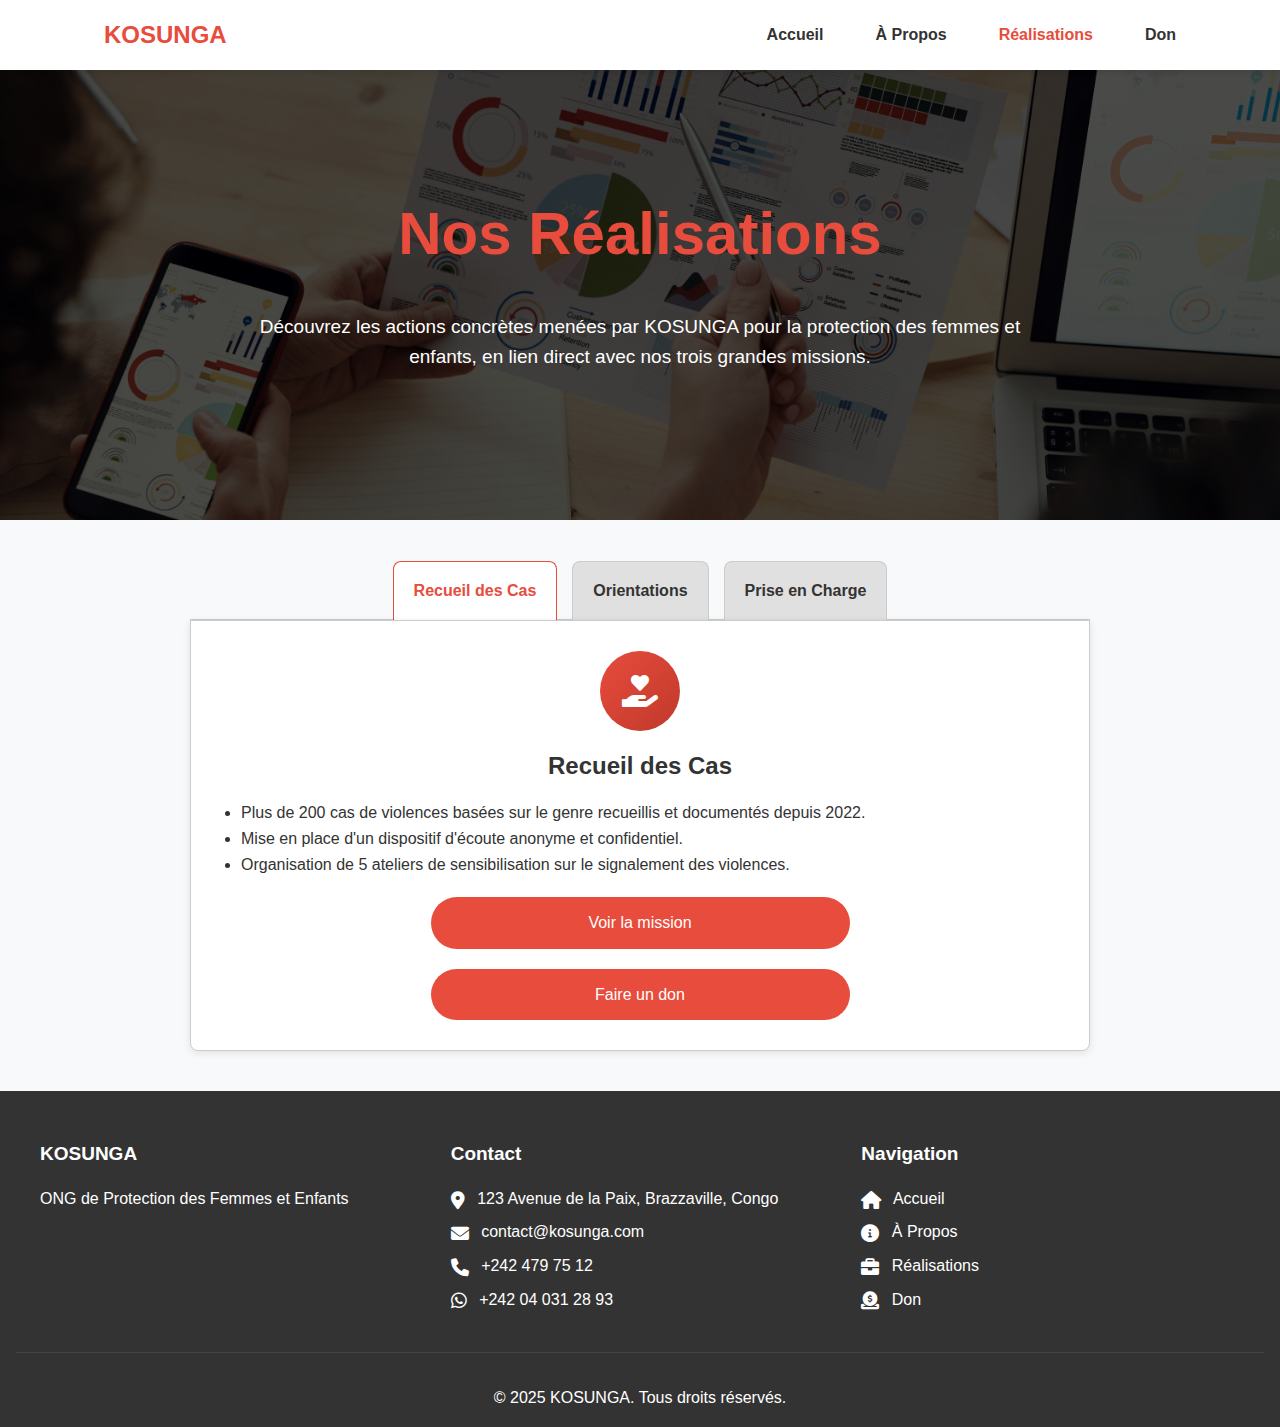
<file: realisations.html>
<!DOCTYPE html>
<html lang="fr">
<head>
    <meta charset="UTF-8">
    <meta name="viewport" content="width=device-width, initial-scale=1.0">
    <title>Réalisations - KOSUNGA</title>
    <link rel="stylesheet" href="styles.css">
    <link rel="stylesheet" href="https://cdnjs.cloudflare.com/ajax/libs/font-awesome/6.0.0/css/all.min.css">
</head>
<body>
    <header>
        <nav>
            <div class="logo">KOSUNGA</div>
            <ul class="menu-navigation">
                <li><a href="index.html">Accueil</a></li>
                <li><a href="apropos.html">À Propos</a></li>
                <li><a href="realisations.html">Réalisations</a></li>
                <li><a href="don.html">Don</a></li>
            </ul>
        </nav>
    </header>

    <section class="banniere-realisations">
        <div class="image-banniere">
            <img src="images/prise-en-charge-hero.jpg" alt="Bannière Réalisations - KOSUNGA">
        </div>
        <div class="contenu-banniere">
            <h1><span>Nos Réalisations</span></h1>
            <p>Découvrez les actions concrètes menées par KOSUNGA pour la protection des femmes et enfants, en lien direct avec nos trois grandes missions.</p>
        </div>
    </section>



<section class="section-onglets">
    <div class="onglets-container">
        <div class="onglets-titres">
            <button class="onglet actif" onclick="ouvrirOnglet(event, 'contenu1')">
                Recueil des Cas
            </button>
            <button class="onglet" onclick="ouvrirOnglet(event, 'contenu2')">
              Orientations
            </button>
            <button class="onglet" onclick="ouvrirOnglet(event, 'contenu3')">
               Prise en Charge
            </button>
        </div>

        <div class="onglets-contenus   ">
            <div id="contenu1" class="onglet-contenu actif">

                       <div class="icone-realisation"><i class="fas fa-hand-holding-heart"></i></div>
                            <h3>Recueil des Cas</h3>
                            <ul>
                                <li>Plus de 200 cas de violences basées sur le genre recueillis et documentés depuis 2022.</li>
                                <li>Mise en place d'un dispositif d'écoute anonyme et confidentiel.</li>
                                <li>Organisation de 5 ateliers de sensibilisation sur le signalement des violences.</li>
                            </ul>
                            <div class="bouton-flex">
                                    <a href="apropos.html#mission1" class="bouton">Voir la mission</a>
                                    <a href="don.html"class="bouton"> Faire un don</a>
                            </div>
            </div>
            <div id="contenu2" class="onglet-contenu">
               <div class="icone-realisation"><i class="fas fa-directions"></i></div>
                <h3>Orientation</h3>
                <ul>
                    <li>Accompagnement de 120 victimes vers des services médicaux, juridiques et sociaux adaptés.</li>
                    <li>Création d'un réseau de 15 partenaires locaux (centres de santé, avocats, psychologues).</li>
                    <li>Suivi personnalisé pour chaque bénéficiaire orienté.</li>
                </ul>
                               <div class="bouton-flex">
                                    <a href="apropos.html#mission2" class="bouton">Voir la mission</a>
                                    <a href="don.html"class="bouton"> Faire un don</a>
                            </div>

              </div>
            <div id="contenu3" class="onglet-contenu">
                <div class="icone-realisation"><i class="fas fa-users"></i></div>
                <h3>Prise en Charge</h3>
                <ul>
                    <li>Prise en charge globale de 80 femmes et enfants (hébergement, soins, soutien psychologique).</li>
                    <li>Distribution de kits alimentaires et d'hygiène à plus de 100 familles vulnérables.</li>
                    <li>Organisation de groupes de parole et d'ateliers de reconstruction de l'estime de soi.</li>
                </ul>
                        <div class="bouton-flex">
                               <a href="apropos.html#mission3"class="bouton">Voir la mission</a>
                               <a href="don.html"class="bouton"> Faire un don</a>
                            </div>

            </div>
        </div>
    </div>
</section>




<footer>
    <div class="contenu-pied">
        <div class="section-pied">
            <h4>KOSUNGA</h4>
            <p>ONG de Protection des Femmes et Enfants</p>
        </div>

        <div class="section-pied">
            <h4>Contact</h4>
              <p>
                <i class="fas fa-map-marker-alt"></i>
                <a href="https://www.google.com/maps/search/?api=1&query=123+Avenue+de+la+Paix,+Brazzaville,+Congo" target="_blank">
                  123 Avenue de la Paix, Brazzaville, Congo
                </a>
              </p>

              <p>
                <i class="fas fa-envelope"></i>
                <a href="mailto:contact@kosunga.com">contact@kosunga.com</a>
              </p>

              <p>
                <i class="fas fa-phone"></i>
                <a href="tel:+2424797512">+242 479 75 12</a>
              </p>

              <p>
                <i class="fab fa-whatsapp"></i>
                <a href="https://wa.me/242040312893" target="_blank">+242 04 031 28 93</a>
              </p>

        </div>

        <div class="section-pied">
            <h4>Navigation</h4>
              <ul class="footer-navigation">
                  <li><a href="index.html"><i class="fas fa-home"></i> Accueil</a></li>
                  <li><a href="apropos.html"><i class="fas fa-info-circle"></i> À Propos</a></li>
                  <li><a href="realisations.html"><i class="fas fa-briefcase"></i> Réalisations</a></li>
                  <li><a href="don.html"><i class="fas fa-donate"></i> Don</a></li>
              </ul>
        </div>
    </div>

    <div class="bas-pied">
        <p>&copy; 2025 KOSUNGA. Tous droits réservés.</p>
    </div>
</footer>


<!-- Bouton pour remonter en haut de la page -->
<button id="scroll-up" style="position:fixed;bottom:30px;right:30px;z-index:1001;padding:12px 18px;border-radius:50%;background:#e74c3c;color:#fff;border:none;box-shadow:0 2px 6px rgba(0,0,0,0.2);cursor:pointer;font-size:22px;display:none;">
    <i class="fas fa-arrow-up"></i>
</button>

<script>
    // Affiche le bouton lorsque l'utilisateur défile vers le bas
    window.addEventListener('scroll', function () {
        const scrollUp = document.getElementById('scroll-up');
        scrollUp.style.display = (window.scrollY > 200) ? 'block' : 'none';
    });

    // Remonter en haut avec effet smooth
    document.getElementById('scroll-up').onclick = function () {
        window.scrollTo({ top: 0, behavior: 'smooth' });
    };
</script>

<!-- Permettre  au lien actif de charger de couleur et de le garder -->
<script>
  document.addEventListener("DOMContentLoaded", function () {
    const links = document.querySelectorAll(".menu-navigation a");
    const currentURL = window.location.href;

    links.forEach(link => {
      if (link.href === currentURL || link.href === currentURL.split("#")[0]) {
        link.classList.add("active");
      }
    });
  });
</script>
<script>
function ouvrirOnglet(evt, idContenu) {
    // Désactive tous les onglets et contenus
    document.querySelectorAll(".onglet").forEach(o => o.classList.remove("actif"));
    document.querySelectorAll(".onglet-contenu").forEach(c => c.classList.remove("actif"));

    // Active le bon onglet
    if (evt) {
        evt.currentTarget.classList.add("actif");
    } else {
        const bouton = document.querySelector(`[onclick*="${idContenu}"]`);
        if (bouton) bouton.classList.add("actif");
    }

    // Affiche le contenu correspondant
    const contenu = document.getElementById(idContenu);
    if (contenu) contenu.classList.add("actif");
}

// Activation automatique selon l'ancre à l’ouverture de la page
window.addEventListener("DOMContentLoaded", () => {
    const hash = window.location.hash;
    if (hash === "#mission1") {
        ouvrirOnglet(null, "contenu1");
    } else if (hash === "#mission2") {
        ouvrirOnglet(null, "contenu2");
    } else if (hash === "#mission3") {
        ouvrirOnglet(null, "contenu3");
    }

    // Défilement fluide et activation au clic sur un lien vers #missionX
    document.querySelectorAll('a[href^="#mission"]').forEach(lien => {
        lien.addEventListener('click', function (e) {
            e.preventDefault();
            // Scroll vers le conteneur global des onglets (pas le bouton)
            const cible = document.querySelector('.onglets-container'); 

            if (cible) {
                window.scrollTo({
                    top: cible.offsetTop - 100,
                    behavior: "smooth"
                });
            }

            // Activation de l’onglet lié
            const href = this.getAttribute("href");
            if (href === "#mission1") {
                ouvrirOnglet(null, "contenu1");
            } else if (href === "#mission2") {
                ouvrirOnglet(null, "contenu2");
            } else if (href === "#mission3") {
                ouvrirOnglet(null, "contenu3");
            }
        });
    });
});
</script>

</body>
</html>
</file>
<file: styles.css>
/* Ce code définit des variables CSS personnalisées (aussi appelées "propriétés personnalisées" ou "variables
 CSS") dans la pseudo-classe :root. :root représente l'élément racine du document (équivalent à html)
Les variables définies dans :root sont accessibles partout dans le document*/
:root {
    --primary-color: #2c3e50;    /* Bleu foncé */
    --secondary-color: #e74c3c;  /* Rouge */
    --accent-color: #3498db;     /* Bleu clair */
    --light-color: #ecf0f1;      /* Gris très clair */
    --dark-color: #2c3e50;       /* Bleu foncé */
}

* {
    margin: 0;
    padding: 0;
    box-sizing: border-box; /* Inclut padding et border dans la largeur/hauteur */
}

body {
      scroll-behavior: smooth;
    font-family: 'Segoe UI', Tahoma, Geneva, Verdana, sans-serif;
    line-height: 1.6; /* Espacement entre les lignes */
    color: #333; /* Couleur du texte principal */
}

/* Header et Navigation */
header {
    background-color: #fff;
    box-shadow: 0 2px 5px rgba(0,0,0,0.1); /* Ombre portée subtile */
    position: fixed; /* Header fixe en haut de page */
    width: 100%;
    top: 0;
    z-index: 1000; /* S'assure que le header reste au-dessus des autres éléments */
}
a{
    text-decoration: none;
    color: white;
}
/* Menu par défaut */
nav {
  display: flex;
  justify-content: space-between;
  align-items: center;
  padding: 15px 20px;
  background-color: #fff;
}

.menu-navigation {
  list-style: none;
  display: flex;
  gap: 20px;
}

.menu-navigation li a {
  text-decoration: none;
  color: #333;
  font-weight: bold;
}

/* Bouton hamburger masqué sur grands écrans */
.menu-toggle {
  display: none;
  font-size: 28px;
  cursor: pointer;
}

/* Responsive - Petits écrans */
@media screen and (max-width: 768px) {
  .menu-navigation {
    display: none;
    flex-direction: column;
    position: absolute;
    top: 70px;
    right: 20px;
    background-color: white;
    border: 1px solid #ccc;
    padding: 10px 20px;
    z-index: 1000;
  }

  .menu-navigation.active {
    display: flex;
  }

  .menu-toggle {
    display: block;
  }
}

nav {
    display: flex; /* Layout flexible */
    justify-content: space-between; /* Espace entre logo et menu */
    align-items: center; /* Centre verticalement */
    padding: 16px 5%; /* 16px haut/bas, 5% gauche/droite */
    max-width: 1200px;
    margin: 0 auto;
}

.logo {
    font-size: 24px; /* 24px = 1.5rem */
    font-weight: bold;
    color: #e74c3c; /* Rouge pour le logo */
}

.menu-navigation {
    display: flex; /* Menu horizontal */
    list-style: none;
}

.menu-navigation li {
    margin-left: 32px; /* 32px = 2rem */
}

.menu-navigation a {
    text-decoration: none;
    color: #333;
    font-weight: 500;
    transition: color 0.3s ease;
}

/* Lien actif = couleur différente (ex : rouge) */
.menu-navigation a.active {
    color: #e74c3c;
    font-weight: 600;
}


.menu-navigation a:hover {
    color: #e74c3c; /* Rouge au survol */
}

/* Section banniere */
.banniere {
    position: relative;
    height: 100vh; /* Hauteur complète de l'écran */
    display: flex;
    align-items: center;
    justify-content: center;
    text-align: center;
    color: #fff;
    padding: 0 16px; /* 16px = 1rem */
    overflow: hidden; /* Cache le débordement */
}
.contenu-banniere p {
    /* Par défaut, pas de marge */
    margin-left: 0;
    margin-right: 0;
}

/* Media Query pour les écrans <= 320px (comme iPhone SE en portrait) */
@media (max-width: 320px) {
    .contenu-banniere p {
padding: 20px auto;
        margin: 20px auto;
}
}

.image-banniere {
    position: absolute;
    top: 0;
    left: 0;
    width: 100%;
    height: 100%;
    z-index: -1; /* Place l'image en arrière-plan */
}

/* crée un élément invisible après le contenu */ 
.image-banniere::after {
    content: '';
    position: absolute;
    top: 0;
    left: 0;
    width: 100%;
    height: 100%;
    background: rgba(0,0,0,0.7); /* Noir semi-transparent */
}

.image-banniere img {
    width: 100%;
    height: 100%;
    object-fit: cover; /* Couvre tout l'espace sans déformation */
}

.contenu-banniere {
      margin: auto 30px;
    align-items: center;
    position: relative;
    z-index: 1; /* Place le contenu au-dessus de l'image */
    max-width: 800px;
}

.contenu-banniere h1 {
    font-size: 48px; /* 48px = 3rem */
  margin: auto 30px;
}

.contenu-banniere h1 span{
    text-align: center;
    color: #e74c3c;
    font-size: 60px;
      margin: auto 30px;
}


.contenu-banniere p {
    text-align: center;
    font-size: 19px; /* 19px = 1.2rem */
    margin-bottom: 20px; /* 32px = 2rem */
    margin: 30px auto;
}

.bouton-action {
    display: inline-block;
    padding: 16px 32px; /* 16px haut/bas, 32px gauche/droite */
    background-color: #e74c3c;
    color: #fff;
    text-decoration: none;
    border-radius: 50px;
    transition: background-color 0.3s ease;
}

.bouton-action:hover {
    background-color: #c0392b; /* Rouge plus foncé au survol */
}
.bouton-action-realisation {
    display: block;               /* occupe toute la ligne */
    width: 100%;                  /* prend toute la largeur disponible */
    padding: 16px 32px;
    background-color: #e74c3c;
    color: #fff;
    text-decoration: none;
    border-radius: 50px;
    transition: background-color 0.3s ease;
    text-align: center;           /* centre le texte à l’intérieur */
    box-sizing: border-box;       /* inclut padding dans width */
}
.bouton-action-realisation:hover{
        background-color: #c0392b; /* Rouge plus foncé au survol */
}
/* Section À Propos */
.apropos {
    padding: 80px 16px; /* 80px = 5rem haut/bas, 16px gauche/droite */
    background-color: #fff;
}

.apropos h2 {
    text-align: center;
    margin-bottom: 48px; /* 48px = 3rem */
    font-size: 40px; /* 40px = 2.5rem */
    color: #e74c3c;
}

.conteneur-apropos {
    max-width: 1200px;
    margin: 0 auto;
    display: grid;
    grid-template-columns: 2fr 1fr;
    gap: 48px; /* 48px = 3rem */
    align-items: center;
}

.texte-apropos h3 {
    color: #e74c3c;
    margin: 16px auto;
    font-size: 24px; /* 24px = 1.5rem */
}

.texte-apropos p {
    margin-bottom: 24px; /* 24px = 1.5rem */
    line-height: 1.8;
    color: #666;
    text-align: justify;
}

.texte-apropos ul {
    list-style-type: none;
    padding-left: 0;
}

.texte-apropos ul li {
    margin-bottom: 13px; /* 13px = 0.8rem */
    position: relative;
    padding-left: 24px; /* 24px = 1.5rem */
    color: #666;
}

.texte-apropos ul li:before {
    content: "•";
    color: #e74c3c;
    position: absolute;
    left: 0;
    font-size: 19px; /* 19px = 1.2rem */
}

.image-apropos img {
    width: 100%;
    height: auto;
    border-radius: 10px;
    box-shadow: 0 4px 6px rgba(0,0,0,0.1);
}

/* Section Réalisations */
.realisations {
    padding: 80px 16px; /* 80px = 5rem haut/bas, 16px gauche/droite */
    background-color: #f9f9f9;
}

.realisations h2 {
    text-align: center;
    margin-bottom: 48px; /* 48px = 3rem */
    font-size: 40px; /* 40px = 2.5rem */
    color: #e74c3c;
}

.grille-realisations {
    display: grid;
    grid-template-columns: repeat(auto-fit, minmax(300px, 1fr));
    gap: 32px; /* 32px = 2rem */
    max-width: 1200px;
    margin: 0 auto;
}

.carte-realisation {
    background: #fff;
    padding: 32px; /* 32px = 2rem */
    border-radius: 10px;
    text-align: center;
    box-shadow: 0 3px 10px rgba(0,0,0,0.1);
    transition: transform 0.3s ease;
    position: relative;
}

.carte-realisation:hover {
    transform: translateY(-5px);
}

.icone-realisation {
    width: 80px;
    height: 80px;
    background: linear-gradient(135deg, #e74c3c, #c0392b);
    border-radius: 50%;
    display: flex;
    align-items: center;
    justify-content: center;
    margin: 0 auto 24px; /* 24px = 1.5rem */
}

.icone-realisation i {
    font-size: 32px; /* 32px = 2rem */
    color: #fff;
}

.carte-realisation h3 {
    color: #333;
    margin-bottom: 16px; /* 16px = 1rem */
    font-size: 21px; /* 21px = 1.3rem */
}

.carte-realisation p {
    color: #666;
    margin-bottom: 24px; /* 24px = 1.5rem */
    line-height: 1.6;
}

.statistique {
    position: absolute;
    top: -15px;
    right: -15px;
    background: #e74c3c;
    color: #fff;
    width: 60px;
    height: 60px;
    border-radius: 50%;
    display: flex;
    align-items: center;
    justify-content: center;
    font-weight: bold;
    font-size: 14px; /* 14px = 0.9rem */
    box-shadow: 0 3px 10px rgba(231, 76, 60, 0.3);
}

/* Pied de page */
footer {
    background-color: #333;
    color: #fff;
    padding: 48px 16px 16px; /* 48px haut, 16px gauche/droite, 16px bas */
}

footer .contenu-pied {
    max-width: 1200px;
    margin: 0 auto;
    display: flex;
    flex-wrap: wrap;
    justify-content: space-between;
    align-items: flex-start;
    gap: 32px;
    margin-bottom: 32px;
}

footer .section-pied {
    flex: 1 1 300px;
    min-width: 250px;
}

footer .section-pied h4 {
    margin-bottom: 16px; /* 16px = 1rem */
    font-size: 19px; /* 19px = 1.2rem */
}

footer .section-pied p {
    color: #ccc;
    margin-bottom: 8px; /* 8px = 0.5rem */
}

footer .bas-pied {
    text-align: center;
    padding-top: 32px; /* 32px = 2rem */
    border-top: 1px solid #444;
}
.footer-navigation {
    list-style: none; /* Supprime les puces */
    padding: 0;
    margin: 0;
}

.footer-navigation li {
    margin-bottom: 8px;
}

.footer-navigation a {
    color: #ffffff; /* Blanc ou autre couleur de texte */
    text-decoration: none;
    font-weight: 500;
    transition: color 0.3s, transform 0.2s;
}

.footer-navigation a:hover {
    color: #e74c3c;
    font-weight: 600;
    transform: translateX(5px); /* Petit déplacement vers la droite */
}


/* Styles pour les images des sections */
.section-image img {
    width: 100%;
    height: auto;
    border-radius: 10px;
    box-shadow: 0 4px 6px rgba(0,0,0,0.1);
    transition: transform 0.3s ease;
}

.section-image img:hover {
    transform: scale(1.02); /* Agrandit légèrement l'image au survol */
}

/* Media Queries - Responsive Design */
@media (max-width: 768px) {
    .menu-navigation {
        display: none; /* Cache le menu sur mobile */
    }
    
    .contenu-banniere h1 {
        font-size: 32px; /* 32px = 2rem */
    }
    
    .section-image img {
        margin: 16px 0; /* 16px = 1rem */
    }
    
    /* Media Queries pour À Propos */
    .conteneur-apropos {
        grid-template-columns: 1fr; /* Une seule colonne sur mobile */
    }
    
    .image-apropos {
        order: -1; /* L'image apparaît en premier */
    }
    
    /* Media Queries pour Réalisations */
    .grille-realisations {
        grid-template-columns: 1fr; /* Une seule colonne sur mobile */
    }
    
    .carte-realisation {
        margin-bottom: 16px; /* 16px = 1rem */
    }
    .banniere{
        margin: 50px auto;
    }
}

@media (max-width: 700px) {
    footer .contenu-pied {
        flex-direction: column;
        align-items: center;
        text-align: center;
        gap: 16px;
    }
    footer .section-pied {
        min-width: unset;
    }
}

footer, footer .section-pied, footer .section-pied h4, footer .section-pied p, footer .section-pied i {
    color: #fff !important;
}
footer .section-pied i {
    margin-right: 8px;
    font-size: 18px;
    vertical-align: middle;
}

/* =====================
   CSS NOS MISSIONS (nosmissions.html)
   ===================== */

.missions {
    padding: 80px 16px;
    background-color: #f9f9f9;
}

.missions h2 {
    text-align: center;
    margin-bottom: 48px;
    font-size: 40px;
     color: #e74c3c;
}

.grille-missions {
    display: grid;
    grid-template-columns: repeat(auto-fit, minmax(300px, 1fr));
    gap: 32px;
    max-width: 1200px;
      justify-content: center;
        flex-wrap: wrap;
    margin: 0 auto;
      padding: 20px;
}



.carte-mission {
    background: #fff;
    padding: 32px;
    border-radius: 10px;
    text-align: center;
    box-shadow: 0 3px 10px rgba(0,0,0,0.1);
    transition: transform 0.3s ease;
}

.carte-mission:hover {
    transform: translateY(-5px);
}

.image-mission {
    width: 100%;
    height: 200px;
    object-fit: cover;
    border-radius: 5px;
    margin-bottom: 16px;
    transition: transform 0.3s ease;
}

.image-mission:hover {
    transform: scale(1.05);
}

.carte-mission i {
    font-size: 40px;
     color: #e74c3c;
    margin-bottom: 16px;
}

.carte-mission h3 {
    margin-bottom: 16px;
    font-size: 24px;
}

.carte-mission p {
    margin-bottom: 24px;
    color: #666;
}


.section-onglets {
    padding: 40px 20px;
    background-color: #f8f9fa;
    font-family: Arial, sans-serif;
}

.onglets-container {
    max-width: 900px;
    margin: auto;
}



/* Barre des onglets */
.onglets-titres {
    display: flex;
    justify-content: center;
    gap: 15px;
    margin-bottom: -1px; /* colle l’onglet au contenu */
    border-bottom: 2px solid #ccc;
    position: relative;
    z-index: 1;
}

/* Boutons onglets */
.onglet {
    background-color: #e0e0e0;
    border: 1px solid #ccc;
    border-bottom: none;
    border-radius: 8px 8px 0 0; /* Arrondi haut */
    padding: 20px 20px;
    font-weight: bold;
    font-size: 16px;
    color: #333;
    cursor: pointer;
    transition: background-color 0.3s, color 0.3s;
    position: relative;
    top: 1px;
}

.onglet:hover {
    background-color: #d5d5d5;
}

/* Onglet actif (ouvert) */
.onglet.actif {
    background-color: white;
       color: #e74c3c;
    border-color: #e74c3c;
    z-index: 2;
}

/* Contenu des onglets */
.onglet-contenu {
    display: none;
    padding: 20px;
    background: white;
    border: 1px solid #ccc;
    border-radius: 0 0 8px 8px;
    box-shadow: 0 2px 5px rgba(0, 0, 0, 0.1);
    position: relative;
    z-index: 1;

    margin: 0 auto;           /* Centre le bloc horizontalement */
    max-width: 900px;         /* Limite la largeur pour éviter l'étalement */
    box-sizing: border-box;   /* Inclut le padding dans la largeur */
}
.onglet-contenu {
    display: none;
    padding: 30px;
    background: white;
    border: 1px solid #ccc;
    border-radius: 0 0 8px 8px;
    box-shadow: 0 2px 8px rgba(0, 0, 0, 0.1);
    position: relative;
    z-index: 1;
    margin: 0 auto;
    max-width: 900px;
    box-sizing: border-box;
    text-align: left;
}

.onglet-contenu.actif {
    display: block;
}

.icone-realisation {
    font-size: 40px;
    color: #e74c3c;
    margin-bottom: 10px;
    text-align: center;
}

.onglet-contenu h3 {
    font-size: 24px;
    margin-bottom: 15px;
    text-align: center;
}

.onglet-contenu ul {
    list-style-type: disc;
    padding-left: 20px;
    margin-bottom: 20px;
}

.bouton-action-realisation {
    display: block;
    width: 100%;
    padding: 16px 32px;
    background-color: #e74c3c;
    color: #fff;
    text-decoration: none;
    border-radius: 30px;
    transition: background-color 0.3s ease;
    text-align: center;
    font-weight: bold;
    box-sizing: border-box;
}

.bouton-action-realisation:hover {
    background-color: #c0392b;
}

.onglet-contenu.actif {
    display: block;
}
.onglet-contenu .bouton {
    display: block;
    width: 50%;
    margin: 20px auto 0;
    text-align: center;
}


.bouton {
    display: inline-block;
    padding: 13px 24px;
    background-color: #e74c3c;
    color: #fff;
    text-decoration: none;
    border-radius: 50px;
    transition: background-color 0.3s ease;
}

.bouton:hover {
    background-color: #c0392b;
}
.bouton-fle {
    display: flex;
    justify-content: space-around; /* Espace égal autour des boutons */
    gap: 50px;                      /* Espacement horizontal entre les deux */
    flex-wrap: wrap;               /* Permet le retour à la ligne si petit écran */
    margin-top: 20px;
}

.banniere-nomission {
    position: relative;
    height: 100vh; /* Hauteur complète de l'écran */
    display: flex;
    align-items: center;
    justify-content: center;
    text-align: center;
    color: #fff;
    padding: 0 16px;
    overflow: hidden;
    margin-top: 70px;
}

.banniere-nomission .image-banniere {
    position: absolute;
    top: 0;
    left: 0;
    width: 100%;
    height: 100%;
    z-index: -1;
}

.banniere-nomission .image-banniere::after {
    content: '';
    position: absolute;
    top: 0;
    left: 0;
    width: 100%;
    height: 100%;
    background: rgba(0,0,0,0.7);
}

.banniere-nomission .image-banniere img {
    width: 100%;
    height: 100%;
    object-fit: cover;
}

.banniere-nomission .contenu-banniere {
    position: relative;
    z-index: 1;
    max-width: 800px;
}

.banniere-nomission .contenu-banniere h1 {
    font-size: 48px;
    margin-bottom: 16px;
}

.banniere-nomission .contenu-banniere p {
    text-align: center;
    font-size: 19px;
    margin-bottom: 32px;
    margin: 20px auto;
}

/* =====================
   CSS REALISATIONS (realisations.html)
   ===================== */

.banniere-realisations {
    position: relative;
    height: 50vh;
    display: flex;
    align-items: center;
    justify-content: center;
    text-align: center;
    color: #fff;
    padding: 0 16px;
    overflow: hidden;
    margin-top: 70px;
}

.banniere-realisations .image-banniere {
    position: absolute;
    top: 0;
    left: 0;
    width: 100%;
    height: 100%;
    z-index: -1;
}

.banniere-realisations .image-banniere::after {
    content: '';
    position: absolute;
    top: 0;
    left: 0;
    width: 100%;
    height: 100%;
    background: rgba(0,0,0,0.7);
}

.banniere-realisations .image-banniere img {
    width: 100%;
    height: 100%;
    object-fit: cover;
}

.banniere-realisations .contenu-banniere {
    position: relative;
    z-index: 1;
    max-width: 800px;
}

.banniere-realisations .contenu-banniere h1 {
    font-size: 48px;
    margin-bottom: 16px;
}

.banniere-realisations .contenu-banniere p {
    font-size: 19px;
    margin-bottom: 32px;
}

.realisations {
    padding: 80px 16px;
    background-color: #fff;
}

.realisations h2 {
    text-align: center;
    margin-bottom: 48px;
    font-size: 40px;
    color: #e74c3c;
}

.grille-realisations {
    display: grid;
    grid-template-columns: repeat(auto-fit, minmax(300px, 1fr));
    gap: 32px;
    max-width: 1200px;
    margin: 0 auto;
}

.carte-realisation {
    background: #f9f9f9;
    padding: 32px;
    border-radius: 10px;
    text-align: center;
    box-shadow: 0 3px 10px rgba(0,0,0,0.08);
    transition: transform 0.3s ease;
}

.carte-realisation:hover {
    transform: translateY(-5px);
    box-shadow: 0 6px 20px rgba(0,0,0,0.13);
}

.icone-realisation {
    font-size: 40px;
    color: #e74c3c;
    margin-bottom: 16px;
}

.carte-realisation h3 {
    margin-bottom: 16px;
    font-size: 22px;
    color: #2c3e50;
}

.carte-realisation p {
    color: #666;
    font-size: 16px;
    margin-bottom: 0;
}

/* =====================
   CSS DON (don.html)
   ===================== */

.banniere-don {
    position: relative;
    height: 50vh;
    display: flex;
    align-items: center;
    justify-content: center;
    text-align: center;
    color: #fff;
    padding: 0 16px;
    overflow: hidden;
    margin-top: 70px;
}

.banniere-don .image-banniere {
    position: absolute;
    top: 0;
    left: 0;
    width: 100%;
    height: 100%;
    z-index: -1;
}

.banniere-don .image-banniere::after {
    content: '';
    position: absolute;
    top: 0;
    left: 0;
    width: 100%;
    height: 100%;
    background: rgba(0,0,0,0.7);
}

.banniere-don .image-banniere img {
    width: 100%;
    height: 100%;
    object-fit: cover;
}

.banniere-don .contenu-banniere {
    position: relative;
    z-index: 1;
    max-width: 800px;
}

.banniere-don .contenu-banniere h1 {
    font-size: 48px;
    margin-bottom: 16px;
}

.banniere-don .contenu-banniere p {
    font-size: 19px;
    margin-bottom: 32px;
}

.don-section {
    padding: 80px 16px;
    background-color: #fff;
    max-width: 600px;
    margin: 0 auto;
    border-radius: 10px;
    box-shadow: 0 3px 10px rgba(0,0,0,0.08);
}

.don-section h2 {
    text-align: center;
    margin-bottom: 24px;
    font-size: 32px;
    color: #191110;
}

.intro-don {
    text-align: center;
    margin-bottom: 32px;
    color: #666;
}

.formulaire-don {
    background: #f9f9f9;
    padding: 32px;
    border-radius: 10px;
    box-shadow: 0 3px 10px rgba(0,0,0,0.07);
    margin-bottom: 32px;
}

.groupe-formulaire {
    margin-bottom: 24px;
}

.groupe-formulaire label {
    display: block;
    margin-bottom: 8px;
    font-weight: 500;
    color: #2c3e50;
}
/* Bordure rouge et ombre rouge au focus sur input et textarea */
input:focus,
textarea:focus {
    outline: none; /* supprime le contour par défaut */
    border: 2px solid #e74c3c; /* bordure rouge */
    box-shadow: 0 0 8px 2px rgba(231, 76, 60, 0.7); /* ombre rouge */
    transition: border-color 0.3s ease, box-shadow 0.3s ease;
}

.groupe-formulaire input,
.groupe-formulaire textarea {
    width: 100%;
    padding: 13px;
    border: 1px solid #ddd;
    border-radius: 5px;
    font-size: 16px;
}

.groupe-formulaire textarea {
    height: 100px;
    resize: vertical;
}

.bouton-don {
    display: inline-block;
    padding: 16px 32px;
    background-color: #e74c3c;
    color: #fff;
    border: none;
    border-radius: 50px;
    cursor: pointer;
    font-size: 18px;
    font-weight: bold;
    width: 100%;
    transition: background-color 0.3s ease;
}


.bouton-don:hover {
    background-color: #c0392b;
}

.info-don {
    background: #fff3e6;
    border-left: 5px solid #e74c3c;
    padding: 24px;
    border-radius: 8px;
    color: #333;
    font-size: 16px;
    margin-top: 24px;
}

@media (max-width: 700px) {
    .don-section {
        padding: 32px 4px;
        max-width: 100%;
    }
    .banniere-don {
        height: 30vh;
    }
    .banniere-don .contenu-banniere h1 {
        font-size: 32px;
    }
}

/* =====================
   CSS MISSION 1 (mission1.html)
   ===================== */

.banniere-mission {
    position: relative;
    height: 50vh;
    display: flex; /* Permet de centrer facilement le contenu*/
    align-items: center; /* Centre verticalement les éléments enfants */
    justify-content: center; /* Centre horizontalement les éléments enfants */
    text-align: center; /* Centre le texte à l'intérieur des éléments */
    color: #fff;
    margin-top: 60px;
    overflow: hidden; /* Cache tout contenu qui dépasse les limites */
}

.image-banniere {
    position: absolute;
    top: 0;
    left: 0;
    width: 100%;
    height: 100%;
    /*z-index: -1; /* Place l'élément en arrière-plan */
}
/* Pseudo-élément qui crée un élément virtuel après le contenu de .image-banniere */
.image-banniere::after {
    content: '';
    position: absolute;
    top: 0;
    left: 0;
    width: 100%;
    height: 100%;
    background: rgba(0,0,0,0.6);
}

.image-banniere img {
    width: 100%;
    height: 100%;
    object-fit: cover; /* L'image couvre entièrement son conteneur */
}

.contenu-banniere {
    position: relative;
}

.contenu-mission {
    padding: 64px 16px; /* 4rem 1rem */
    background-color: #f9f9f9;
}

.conteneur-mission {
    max-width: 1200px;
    margin: 0 auto; /* Centre le conteneur dans la page */
    display: grid; /* Active CSS Grid pour la mise en page */
    grid-template-columns: 1fr 1fr; /* Crée 2 colonnes de taille égale */
    gap: 48px; /* 3rem */
    align-items: center;
}

.section-texte h2 {
    color: #e74c3c;
    margin-bottom: 24px;
    font-size: 32px;
}

.section-texte h3 {
    color: #333;
    margin: 24px 0 16px;
    font-size: 24px;
}

.section-texte p {
    margin-bottom: 16px;
    line-height: 1.8;
    color: #666;
}

.section-texte ul {
    list-style-type: none; /* Supprime les puces par défaut (les points noirs) */
    padding-left: 24px;
}

.section-texte ul li {
    margin-bottom: 13px; /* 0.8rem */
    position: relative;
    padding-left: 24px;
}

.section-texte ul li:before {
    content: "•"; /* Ajoute le caractère "•" */
    color: #e74c3c;
    position: absolute;
    left: 0;
    font-size: 19px; /* 1.2rem */
}

.section-image img {
    width: 100%;
    height: auto;
    border-radius: 10px;
    transition: transform 0.3s ease;
}

.section-image img:hover {
    transform: scale(1.02);
}

.processus {
    padding: 64px 16px; /* 4rem 1rem */
    background-color: #fff;
}

.processus h2 {
    text-align: center;
    color: #e74c3c;
    margin-bottom: 48px;
    font-size: 32px;
}

.etapes {
    display: grid;
    grid-template-columns: repeat(auto-fit, minmax(250px, 1fr));
    gap: 32px;
    max-width: 1200px;
    margin: 0 auto; /* Centre la grille dans la page */
}

.etape {
    text-align: center; /* Centre tout le contenu de la carte (icône, titre, texte) */
    padding: 32px;
    background: #f9f9f9;
    border-radius: 10px;
    box-shadow: 0 3px 10px rgba(0,0,0,0.1);
    transition: transform 0.3s ease; /* Animation fluide de 0.3 seconde */
}

.etape:hover {
    transform: translateY(-20px);
}

.etape i {
    font-size: 40px;
    color: #e74c3c;
    margin-bottom: 16px;
}

.etape h3 {
    color: #333;
    margin-bottom: 13px; /* 0.8rem */
    font-size: 21px; /* 1.3rem */
}

.etape p {
    color: #666;
    font-size: 14px; /* 0.9rem */
}

/* Responsivité */
@media (max-width: 768px) {
    .conteneur-mission {
        grid-template-columns: 1fr;
    }
    .section-image {
        order: -1;
    }
    .banniere-mission {
        height: 40vh;
    }
    .banniere-mission h1 {
        font-size: 32px; /* 2rem */
    }
    .banniere-mission p {
        font-size: 16px; /* 1rem */
    }
    .section-image img {
        margin: 16px 0; /* 1rem 0 */
    }
}

/* =====================
   CSS MISSION 2 (mission2.html)
   ===================== */

.banniere-mission {
    position: relative;
    height: 50vh;
    display: flex;
    align-items: center;
    justify-content: center;
    text-align: center;
    color: #fff;
    margin-top: 60px;
    overflow: hidden;
}

.image-banniere {
    position: absolute;
    top: 0;
    left: 0;
    width: 100%;
    height: 100%;
    z-index: -1;
}

.image-banniere::after {
    content: '';
    position: absolute;
    top: 0;
    left: 0;
    width: 100%;
    height: 100%;
    background: rgba(0,0,0,0.6);
}

.image-banniere img {
    width: 100%;
    height: 100%;
    object-fit: cover;
}

.contenu-banniere {
    position: relative;
    z-index: 1;
}

.contenu-mission {
    padding: 64px 16px; /* 4rem 1rem */
    background-color: #f9f9f9;
}

.conteneur-mission {
    max-width: 1200px;
    margin: 0 auto;
    display: grid;
    grid-template-columns: 1fr 1fr;
    gap: 48px; /* 3rem */
    align-items: center;
}

.section-texte h2 {
    color: #e74c3c;
    margin-bottom: 24px; /* 1.5rem */
    font-size: 32px; /* 2rem */
}

.section-texte h3 {
    color: #333;
    margin: 24px 0 16px; /* 1.5rem 0 1rem */
    font-size: 24px; /* 1.5rem */
}

.section-texte p {
    margin-bottom: 16px; /* 1rem */
    line-height: 1.8;
    color: #666;
}

.section-texte ul {
    list-style-type: none;
    padding-left: 24px; /* 1.5rem */
}

.section-texte ul li {
    margin-bottom: 13px; /* 0.8rem */
    position: relative;
    padding-left: 24px; /* 1.5rem */
}

.section-texte ul li:before {
    content: "•";
    color: #e74c3c;
    position: absolute;
    left: 0;
    font-size: 19px; /* 1.2rem */
}

.section-image img {
    width: 100%;
    height: auto;
    border-radius: 10px;
    box-shadow: 0 4px 6px rgba(0,0,0,0.1);
    transition: transform 0.3s ease;
}

.section-image img:hover {
    transform: scale(1.02);
}

.services {
    padding: 64px 16px; /* 4rem 1rem */
    background-color: #fff;
}

.services h2 {
    text-align: center;
    color: #e74c3c;
    margin-bottom: 48px; /* 3rem */
    font-size: 32px; /* 2rem */
}

.grille-services {
    display: grid;
    grid-template-columns: repeat(auto-fit, minmax(250px, 1fr));
    gap: 32px; /* 2rem */
    max-width: 1200px;
    margin: 0 auto;
}

.carte-service {
    text-align: center;
    padding: 32px; /* 2rem */
    background: #f9f9f9;
    border-radius: 10px;
    box-shadow: 0 3px 10px rgba(0,0,0,0.1);
    transition: transform 0.3s ease;
}

.carte-service:hover {
    transform: translateY(-5px);
}

.carte-service i {
    font-size: 40px; /* 2.5rem */
    color: #e74c3c;
    margin-bottom: 16px; /* 1rem */
}

.carte-service h3 {
    color: #333;
    margin-bottom: 13px; /* 0.8rem */
    font-size: 21px; /* 1.3rem */
}

.carte-service p {
    color: #666;
    font-size: 14px; /* 0.9rem */
}

/* Media Queries */
@media (max-width: 768px) {
    .conteneur-mission {
        grid-template-columns: 1fr;
    }
    .section-image {
        order: -1;
    }
    .banniere-mission {
        height: 40vh;
    }
    .banniere-mission h1 {
        font-size: 32px; /* 2rem */
    }
    .banniere-mission p {
        font-size: 16px; /* 1rem */
    }
    .section-image img {
        margin: 16px 0; /* 1rem 0 */
    }
}

/* =====================
   CSS MISSION 3 (mission3.html)
   ===================== */

.banniere-mission {
    position: relative;
    height: 50vh;
    display: flex;
    align-items: center;
    justify-content: center;
    text-align: center;
    color: #fff;
    margin-top: 60px;
    overflow: hidden;
}

.image-banniere {
    position: absolute;
    top: 0;
    left: 0;
    width: 100%;
    height: 100%;
    z-index: -1;
}

.image-banniere::after {
    content: '';
    position: absolute;
    top: 0;
    left: 0;
    width: 100%;
    height: 100%;
    background: rgba(0,0,0,0.6);
}

.image-banniere img {
    width: 100%;
    height: 100%;
    object-fit: cover;
}

.contenu-banniere {
    position: relative;
    z-index: 1;
    margin: 10px auto;
}

.contenu-mission {
    padding: 64px 16px; /* 4rem 1rem */
    background-color: #f9f9f9;
}

.conteneur-mission {
    max-width: 1200px;
    margin: 0 auto;
    display: grid;
    grid-template-columns: 1fr 1fr;
    gap: 48px; /* 3rem */
    align-items: center;
}

.section-texte h2 {
    color: #e74c3c;
    margin-bottom: 24px; /* 1.5rem */
    font-size: 32px; /* 2rem */
}

.section-texte h3 {
    color: #333;
    margin: 24px 0 16px; /* 1.5rem 0 1rem */
    font-size: 24px; /* 1.5rem */
}

.section-texte p {
    margin-bottom: 16px; /* 1rem */
    line-height: 1.8;
    color: #666;
}

.section-texte ul {
    list-style-type: none;
    padding-left: 24px; /* 1.5rem */
}

.section-texte ul li {
    margin-bottom: 13px; /* 0.8rem */
    position: relative;
    padding-left: 24px; /* 1.5rem */
}

.section-texte ul li:before {
    content: "•";
    color: #e74c3c;
    position: absolute;
    left: 0;
    font-size: 19px; /* 1.2rem */
}

.section-image img {
    width: 100%;
    height: auto;
    border-radius: 10px;
    box-shadow: 0 4px 6px rgba(0,0,0,0.1);
    transition: transform 0.3s ease;
}

.section-image img:hover {
    transform: scale(1.02);
}

.programmes {
    padding: 64px 16px; /* 4rem 1rem */
    background-color: #fff;
}

.programmes h2 {
    text-align: center;
    color: #e74c3c;
    margin-bottom: 48px; /* 3rem */
    font-size: 32px; /* 2rem */
}

.grille-programmes {
    display: grid;
    grid-template-columns: repeat(auto-fit, minmax(250px, 1fr));
    gap: 32px; /* 2rem */
    max-width: 1200px;
    margin: 0 auto;
}

.carte-programme {
    text-align: center;
    padding: 32px; /* 2rem */
    background: #f9f9f9;
    border-radius: 10px;
    box-shadow: 0 3px 10px rgba(0,0,0,0.1);
    transition: transform 0.3s ease;
}

.carte-programme:hover {
    transform: translateY(-5px);
}

.carte-programme i {
    font-size: 40px; /* 2.5rem */
    color: #e74c3c;
    margin-bottom: 16px; /* 1rem */
}

.carte-programme h3 {
    color: #333;
    margin-bottom: 13px; /* 0.8rem */
    font-size: 21px; /* 1.3rem */
}

.carte-programme p {
    color: #666;
    font-size: 14px; /* 0.9rem */
}

/* Media Queries */
@media (max-width: 768px) {
    .conteneur-mission {
        grid-template-columns: 1fr;
    }
    .section-image {
        order: -1;
    }
    .banniere-mission {
        height: 40vh;
    }
    .banniere-mission h1 {
        font-size: 32px; /* 2rem */
    }
    .banniere-mission p {
        font-size: 16px; /* 1rem */
    }
    .section-image img {
        margin: 16px 0; /* 1rem 0 */
    }
}


/* Carte individuelle avec effet flip */
.flip-container {
  perspective: 1000px;
  position: relative;
  cursor: pointer;
  width: 100%; /* Prend toute la cellule de la grille */
  height: 520px;
}

/* Élément qui pivote */
.flipper {
  transition: transform 0.6s;
  transform-style: preserve-3d;
  width: 100%;
  height: 100%;
  position: relative;
}

/* Activation du flip */
.flip-container.flipped .flipper {
  transform: rotateY(180deg);
}

/* Faces avant et arrière */
.front, .back {
  position: absolute;
  width: 100%;
  height: 100%;
  backface-visibility: hidden;
  background: white;
  border-radius: 12px;
  box-shadow: 0 2px 10px rgba(0, 0, 0, 0.1);
  padding: 16px 20px;
  display: flex;
  flex-direction: column;
  justify-content: space-between;
  text-align: center;
  box-sizing: border-box;
}

.back {
  transform: rotateY(180deg);
}

/* Image du membre */
.image-mission {
  width: 100%;
  height: 200px;
  object-fit: cover;
  border-radius: 8px;
  margin-bottom: 10px;
}

/* Nom du membre */
.front h3,
.back h3 {
  margin: 10px 0 5px;
  font-size: 1.3rem;
  font-weight: 600;
      color: #e74c3c;
}

/* Fonction du membre */
.front p,
.back p {
  margin: 0 0 10px;
  font-size: 1rem;
  line-height: 1.4;
  color: #555;
}

/* Icônes de contact */
.social-icons {
  display: none;
  justify-content: center;
  gap: 20px;
  flex-wrap: wrap;
  margin-top: 10px;
}

/* Affichage des icônes au survol */
.front:hover .social-icons {
  display: flex;
}

/* Style des icônes */
.social-icons a {
  color: #444;
  font-size: 1.2rem;
  transition: color 0.3s;
}

.social-icons a:hover {
  color: #e74c3c;
}

/* Bouton Voir plus / Retour */
button.bouton {
  margin-top: 10px;
  padding: 10px 16px;
  background-color: #e74c3c;
  color: white;
  border: none;
  border-radius: 8px;
  cursor: pointer;
  font-size: 1rem;
  transition: background-color 0.3s;
}

button.bouton:hover {
  background-color: #c0392b;
}


/* Media Query pour les petits écrans */
@media (max-width: 768px) {
    .contenu-banniere p {
        margin-left: 10px;
        margin-right: 10px;
    }
}

/* Media Queries pour responsive */

/* Écrans jusqu’à 768px (tablettes, petits écrans) */
@media (max-width: 768px) {

    /* Passage en colonne unique pour les grilles */
    .grille-programmes {
        grid-template-columns: 1fr !important;
        gap: 24px;
    }

    /* Adaptation de la hauteur des cartes flip */
    .flip-container {
        height: auto;
        min-height: 400px; /* ajustable */
    }

    /* Images dans les cartes adaptatives */
    .image-mission {
        height: 150px;
    }

    /* Ajustement du padding dans les cartes */
    .carte-programme,
    .front,
    .back {
        padding: 16px;
    }

    /* Taille du texte réduit */
    .carte-programme h3,
    .front h3,
    .back h3 {
        font-size: 1.1rem;
    }

    .carte-programme p,
    .front p,
    .back p {
        font-size: 0.9rem;
    }

    /* Boutons plus larges et centrés */
    button.bouton {
        width: 80%;
        margin: 10px auto 0;
        font-size: 1rem;
    }
}

/* Très petits écrans (mobiles < 480px) */
@media (max-width: 480px) {
    .contenu-banniere p{
        margin: 20px auto;
    }
    /* Réduire encore les paddings */
    .carte-programme,
    .front,
    .back {
        padding: 12px;
    }

    /* Image plus petite */
    .image-mission {
        height: 120px;
    }

    /* Texte un peu plus petit */
    .carte-programme h3,
    .front h3,
    .back h3 {
        font-size: 1rem;
    }

    .carte-programme p,
    .front p,
    .back p {
        font-size: 0.85rem;
    }

    /* Bouton pleine largeur */
    button.bouton {
        width: 100%;
        font-size: 0.95rem;
    }
}.scroll-down {
  display: inline-block;
  margin: auto;
  font-size: 60px; /* Taille augmentée */
  color: #e74c3c;
  animation: bounce 1.5s infinite;
  text-decoration: none;
  transition: transform 0.2s ease;
}

.scroll-down:hover {
  color: #c0392b;
  transform: scale(1.1);
}

@keyframes bounce {
  0%, 100% {
    transform: translateY(0);
  }
  50% {
    transform: translateY(15px);
  }
}
</file>
